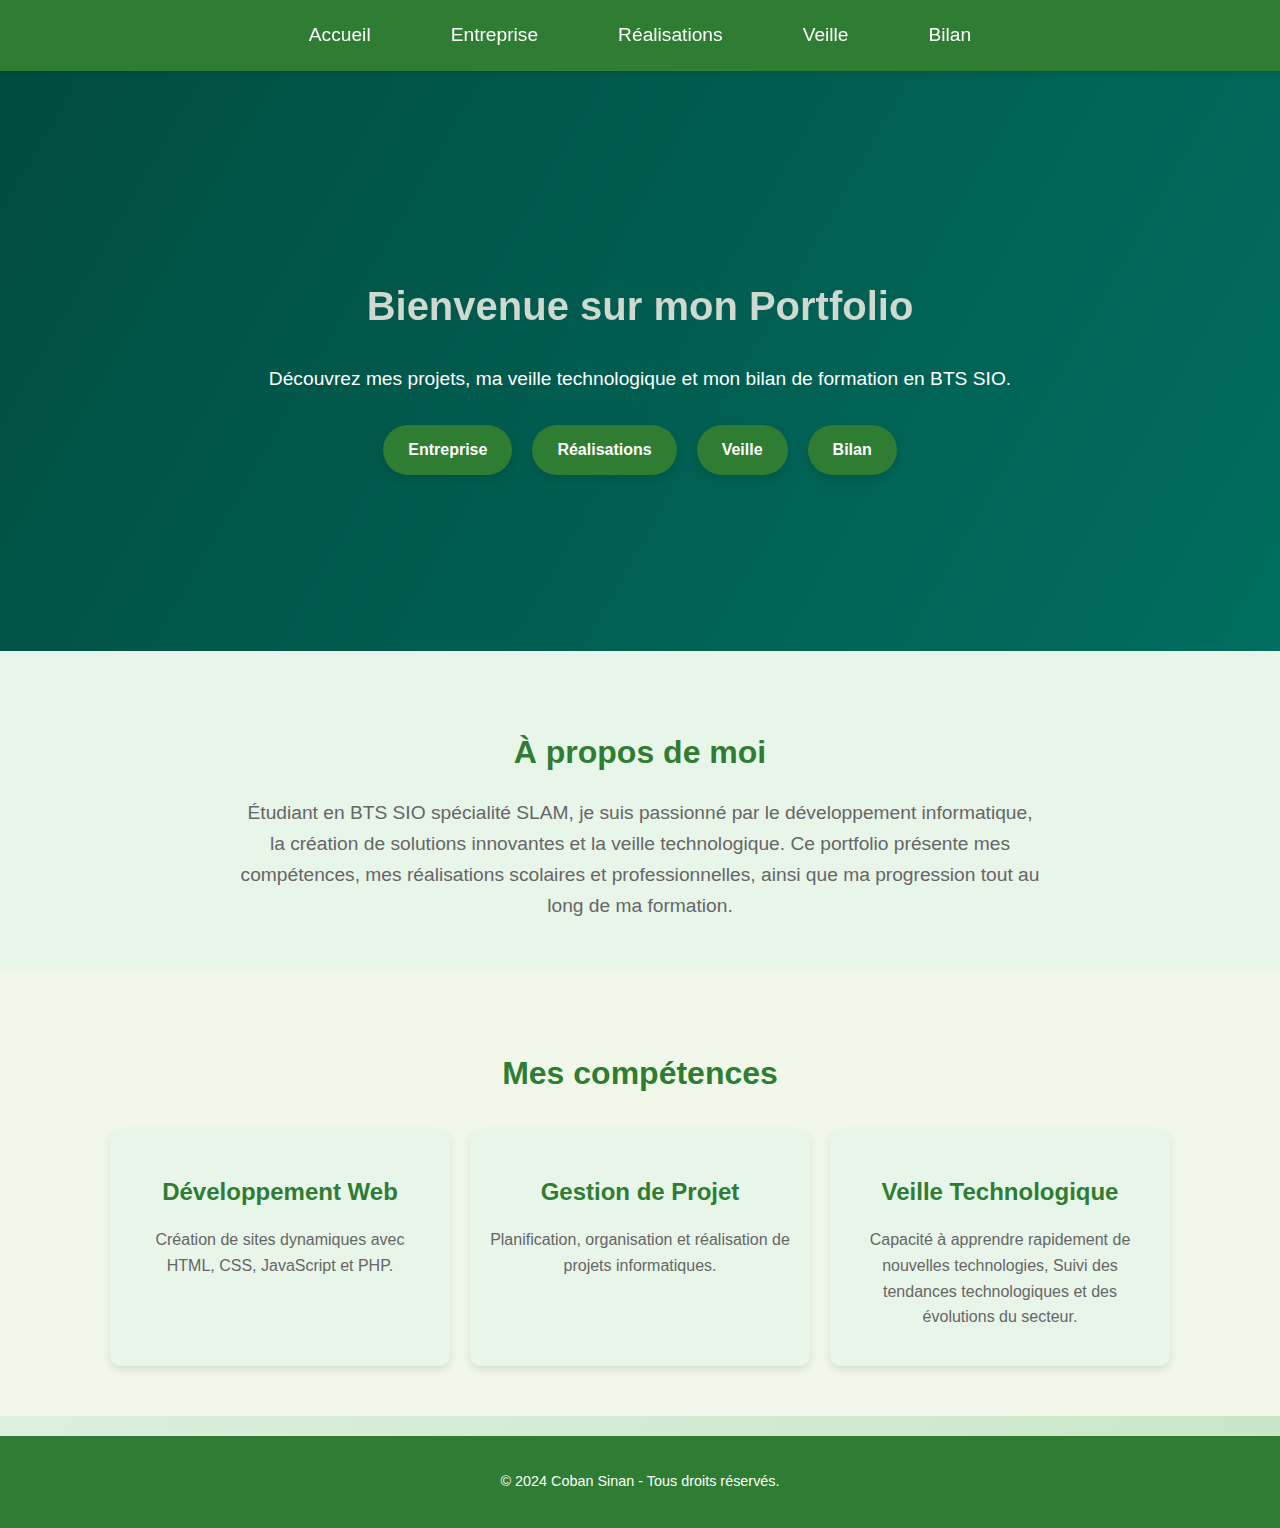
<file: index.html>
<!DOCTYPE html>
<html lang="fr">
<head>
    <meta charset="UTF-8">
    <meta name="viewport" content="width=device-width, initial-scale=1.0">
    <title>Portfolio BTS SIO</title>
    <link rel="stylesheet" href="style.css">
</head>
<body>
   
    <header>
        <nav>
            <ul>
                <li><a href="index.html">Accueil</a></li>
                <li><a href="entreprise.html">Entreprise</a></li>
                <li><a href="realisations.html">Réalisations</a></li>
                <li><a href="veille.html">Veille</a></li>
                <li><a href="bilan.html">Bilan</a></li>
            </ul>
        </nav>
    </header>

   
    <section class="hero">
        <div class="hero-text">
            <h1>Bienvenue sur mon Portfolio</h1>
            <p>Découvrez mes projets, ma veille technologique et mon bilan de formation en BTS SIO.</p>
            <div class="buttons-container">
                <a href="entreprise.html" class="button">Entreprise</a>
                <a href="realisations.html" class="button">Réalisations</a>
                <a href="veille.html" class="button">Veille</a>
                <a href="bilan.html" class="button">Bilan</a>
            </div>
        </div>
    </section>

    
    <section class="about">
        <h2>À propos de moi</h2>
        <p>
            Étudiant en BTS SIO spécialité SLAM, je suis passionné par le développement informatique, la création de solutions innovantes et la veille technologique. Ce portfolio présente mes compétences, mes réalisations scolaires et professionnelles, ainsi que ma progression tout au long de ma formation.
        </p>
    </section>


    <section class="services">
        <h2>Mes compétences</h2>
        <div class="service-cards">
            <div class="service-card">
                <h3>Développement Web</h3>
                <p>Création de sites dynamiques avec HTML, CSS, JavaScript et PHP.</p>
            </div>
            <div class="service-card">
                <h3>Gestion de Projet</h3>
                <p>Planification, organisation et réalisation de projets informatiques.</p>
            </div>
            <div class="service-card">
                <h3>Veille Technologique</h3>
                <p>Capacité à apprendre rapidement de nouvelles technologies,
                    Suivi des tendances technologiques et des évolutions du secteur.</p>
            </div>
        </div>
    </section>

    
    <footer>
        <p>© 2024 Coban Sinan - Tous droits réservés.</p>
    </footer>
</body>
</html>
</file>
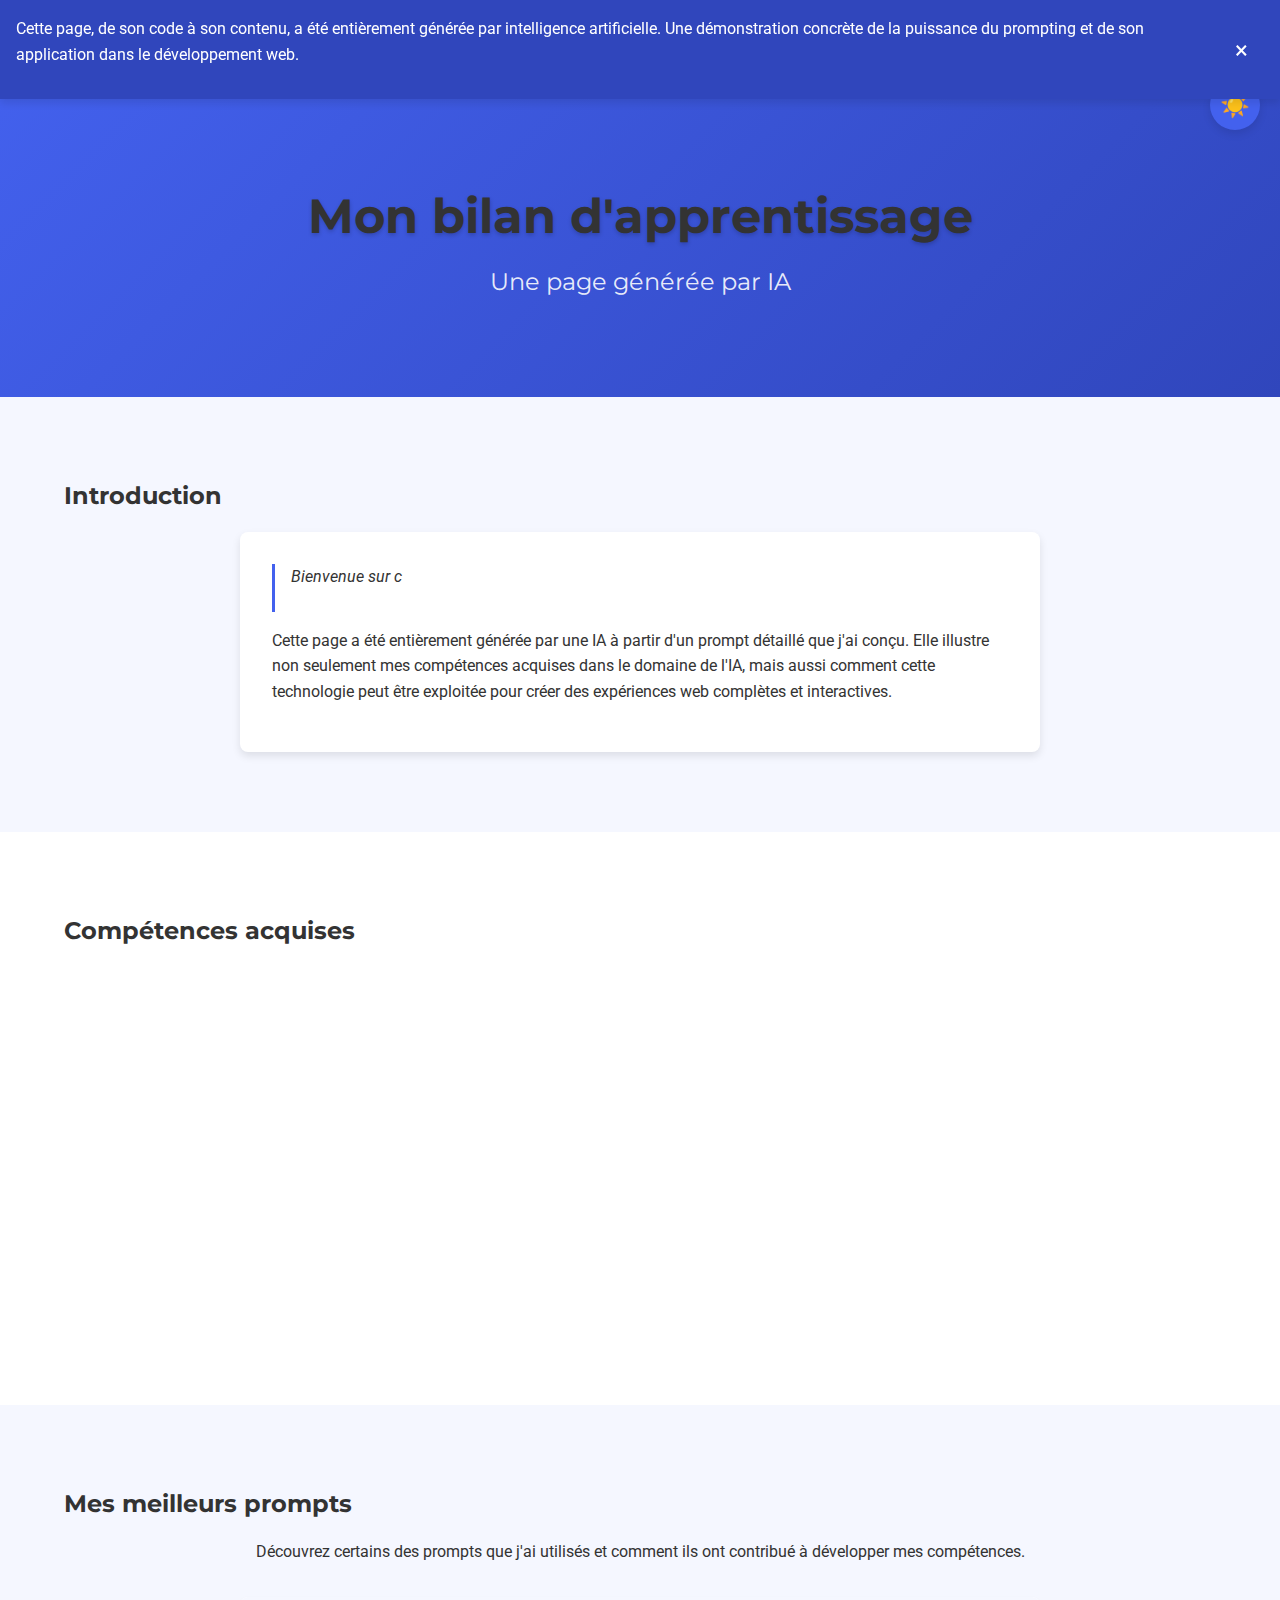
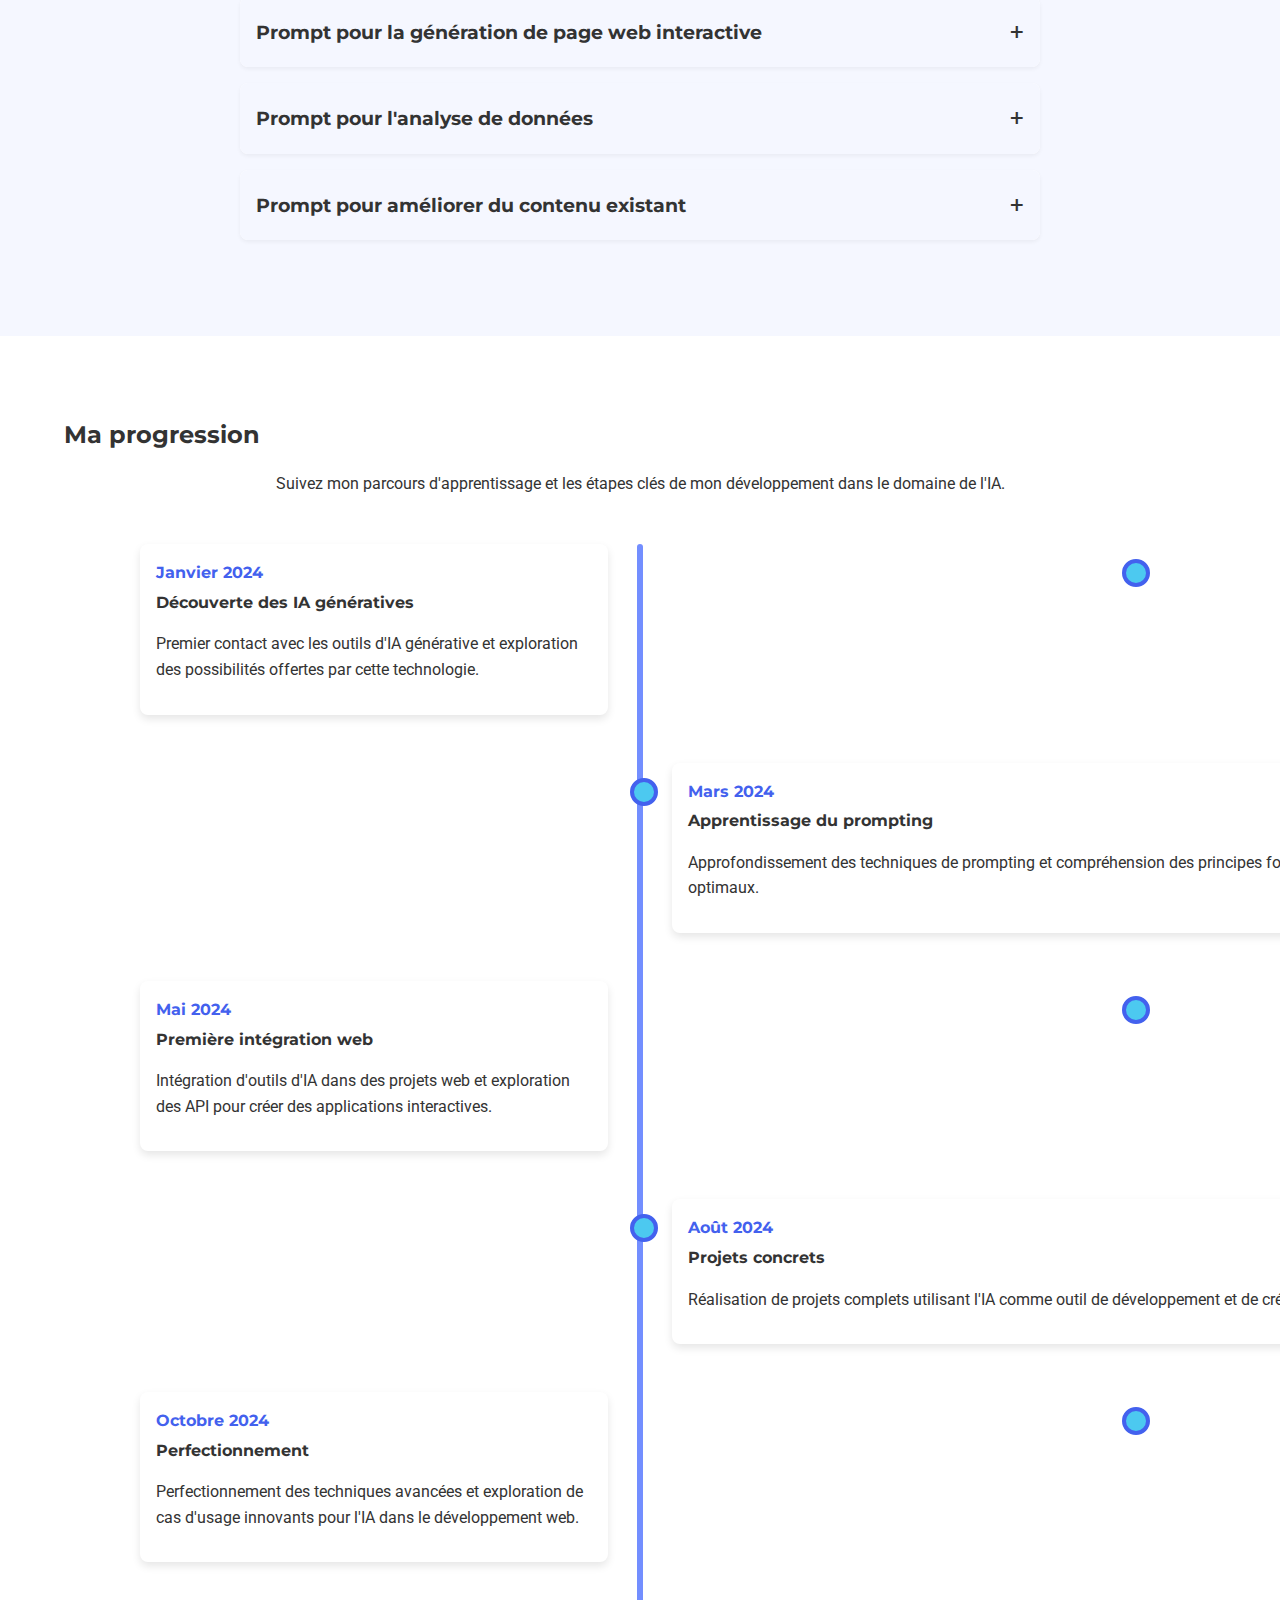
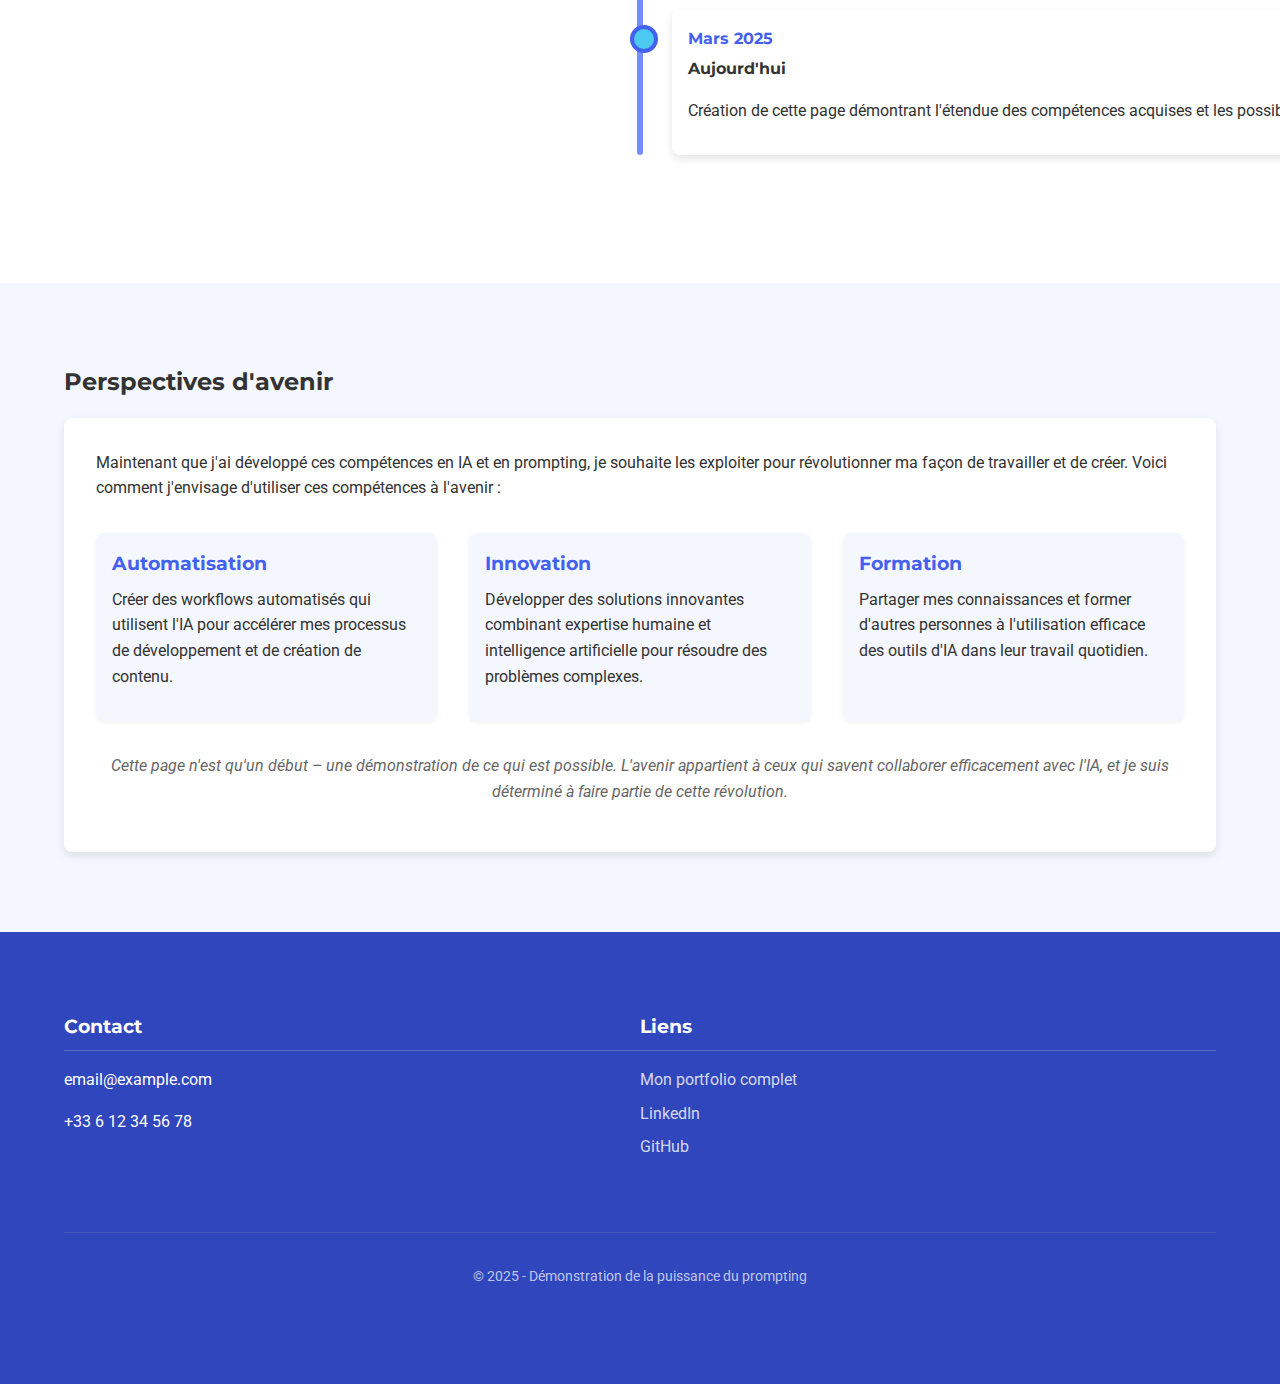
<file: bilan.html>
<!DOCTYPE html>
<html lang="fr">
<head>
    <meta charset="UTF-8">
    <meta name="viewport" content="width=device-width, initial-scale=1.0">
    <title>Mon bilan d'apprentissage – Une page générée par IA</title>
    <link rel="stylesheet" href="bilan.css">
    <!-- Polices Google Fonts -->
    <link rel="preconnect" href="https://fonts.googleapis.com">
    <link rel="preconnect" href="https://fonts.gstatic.com" crossorigin>
    <link href="https://fonts.googleapis.com/css2?family=Montserrat:wght@400;500;600;700&family=Roboto:wght@300;400;500&display=swap" rel="stylesheet">
    <!-- Favicon (placeholder) -->
    <link rel="icon" href="data:image/svg+xml,<svg xmlns=%22http://www.w3.org/2000/svg%22 viewBox=%220 0 100 100%22><text y=%22.9em%22 font-size=%2290%22>🧠</text></svg>">
</head>
<body>
    <!-- Bannière IA -->
    <div class="ia-banner">
        <p>Cette page, de son code à son contenu, a été entièrement générée par intelligence artificielle. Une démonstration concrète de la puissance du prompting et de son application dans le développement web.</p>
        <button class="close-banner">×</button>
    </div>

    <!-- Toggle dark mode -->
    <div class="theme-toggle">
        <button id="theme-switch">
            <span class="light-icon">☀️</span>
            <span class="dark-icon">🌙</span>
        </button>
    </div>

    <!-- Header -->
    <header>
        <div class="container">
            <h1 class="title">Mon bilan d'apprentissage</h1>
            <h2 class="subtitle">Une page générée par IA</h2>
        </div>
    </header>

    <!-- Introduction -->
    <section id="introduction" class="section">
        <div class="container">
            <h2>Introduction</h2>
            <div class="card">
                <p id="typing-text">Bienvenue sur cette page unique où technologie et créativité se rencontrent. Ce que vous voyez ici est le fruit d'une collaboration entre intelligence humaine et artificielle – un témoignage de ce que le prompting peut accomplir.</p>
                <p>Cette page a été entièrement générée par une IA à partir d'un prompt détaillé que j'ai conçu. Elle illustre non seulement mes compétences acquises dans le domaine de l'IA, mais aussi comment cette technologie peut être exploitée pour créer des expériences web complètes et interactives.</p>
            </div>
        </div>
    </section>

    <!-- Compétences -->
    <section id="competences" class="section">
        <div class="container">
            <h2>Compétences acquises</h2>
            <div class="competences-grid">
                <!-- Catégorie 1 -->
                <div class="competence-category fade-in">
                    <h3>Compétences techniques</h3>
                    <ul class="skill-list">
                        <li class="skill-item" data-level="90">
                            <span class="skill-name">Prompting avancé</span>
                            <div class="skill-bar"><span class="skill-progress"></span></div>
                        </li>
                        <li class="skill-item" data-level="85">
                            <span class="skill-name">Développement Web</span>
                            <div class="skill-bar"><span class="skill-progress"></span></div>
                        </li>
                        <li class="skill-item" data-level="75">
                            <span class="skill-name">Intégration API IA</span>
                            <div class="skill-bar"><span class="skill-progress"></span></div>
                        </li>
                        <li class="skill-item" data-level="80">
                            <span class="skill-name">Optimisation SEO</span>
                            <div class="skill-bar"><span class="skill-progress"></span></div>
                        </li>
                    </ul>
                </div>
                
                <!-- Catégorie 2 -->
                <div class="competence-category fade-in">
                    <h3>Compétences analytiques</h3>
                    <ul class="skill-list">
                        <li class="skill-item" data-level="90">
                            <span class="skill-name">Analyse de données</span>
                            <div class="skill-bar"><span class="skill-progress"></span></div>
                        </li>
                        <li class="skill-item" data-level="85">
                            <span class="skill-name">Résolution de problèmes</span>
                            <div class="skill-bar"><span class="skill-progress"></span></div>
                        </li>
                        <li class="skill-item" data-level="80">
                            <span class="skill-name">Pensée critique</span>
                            <div class="skill-bar"><span class="skill-progress"></span></div>
                        </li>
                        <li class="skill-item" data-level="75">
                            <span class="skill-name">Visualisation de données</span>
                            <div class="skill-bar"><span class="skill-progress"></span></div>
                        </li>
                    </ul>
                </div>
                
                <!-- Catégorie 3 -->
                <div class="competence-category fade-in">
                    <h3>Compétences créatives</h3>
                    <ul class="skill-list">
                        <li class="skill-item" data-level="95">
                            <span class="skill-name">Rédaction de prompts</span>
                            <div class="skill-bar"><span class="skill-progress"></span></div>
                        </li>
                        <li class="skill-item" data-level="85">
                            <span class="skill-name">Design UX/UI</span>
                            <div class="skill-bar"><span class="skill-progress"></span></div>
                        </li>
                        <li class="skill-item" data-level="80">
                            <span class="skill-name">Storytelling</span>
                            <div class="skill-bar"><span class="skill-progress"></span></div>
                        </li>
                        <li class="skill-item" data-level="75">
                            <span class="skill-name">Génération de contenu</span>
                            <div class="skill-bar"><span class="skill-progress"></span></div>
                        </li>
                    </ul>
                </div>
            </div>
        </div>
    </section>

    <!-- Mes meilleurs prompts -->
    <section id="prompts" class="section">
        <div class="container">
            <h2>Mes meilleurs prompts</h2>
            <p class="section-intro">Découvrez certains des prompts que j'ai utilisés et comment ils ont contribué à développer mes compétences.</p>
            
            <div class="accordion">
                <!-- Prompt 1 -->
                <div class="accordion-item">
                    <div class="accordion-header">
                        <h3>Prompt pour la génération de page web interactive</h3>
                        <span class="accordion-icon">+</span>
                    </div>
                    <div class="accordion-content">
                        <div class="prompt-card">
                            <h4>Le prompt</h4>
                            <div class="prompt-text">
                                <p>"Crée un site web complet avec HTML, CSS et JavaScript natif pour présenter un bilan de compétences interactif avec animations et mode sombre..."</p>
                            </div>
                            <h4>Pourquoi ce prompt est efficace</h4>
                            <ul>
                                <li>Il définit clairement les technologies à utiliser (HTML, CSS, JS natif)</li>
                                <li>Il spécifie les fonctionnalités attendues (animations, mode sombre)</li>
                                <li>Il établit un objectif clair (présenter un bilan de compétences)</li>
                                <li>Il laisse suffisamment de liberté créative à l'IA</li>
                            </ul>
                        </div>
                    </div>
                </div>
                
                <!-- Prompt 2 -->
                <div class="accordion-item">
                    <div class="accordion-header">
                        <h3>Prompt pour l'analyse de données</h3>
                        <span class="accordion-icon">+</span>
                    </div>
                    <div class="accordion-content">
                        <div class="prompt-card">
                            <h4>Le prompt</h4>
                            <div class="prompt-text">
                                <p>"Analyse ces données d'utilisateurs et génère un script Python qui visualise les tendances principales. Utilise matplotlib pour créer des graphiques clairs avec légendes. Commente ton code pour expliquer chaque étape."</p>
                            </div>
                            <h4>Pourquoi ce prompt est efficace</h4>
                            <ul>
                                <li>Il combine une tâche d'analyse avec une tâche de programmation</li>
                                <li>Il spécifie la bibliothèque à utiliser (matplotlib)</li>
                                <li>Il demande des explications (commentaires dans le code)</li>
                                <li>Il définit le format du résultat attendu (graphiques avec légendes)</li>
                            </ul>
                        </div>
                    </div>
                </div>
                
                <!-- Prompt 3 -->
                <div class="accordion-item">
                    <div class="accordion-header">
                        <h3>Prompt pour améliorer du contenu existant</h3>
                        <span class="accordion-icon">+</span>
                    </div>
                    <div class="accordion-content">
                        <div class="prompt-card">
                            <h4>Le prompt</h4>
                            <div class="prompt-text">
                                <p>"Voici le texte de présentation de mon portfolio. Améliore-le en utilisant un ton professionnel mais chaleureux. Ajoute des mots-clés pertinents pour le SEO. Structure le texte avec des sous-titres et des puces pour une meilleure lisibilité."</p>
                            </div>
                            <h4>Pourquoi ce prompt est efficace</h4>
                            <ul>
                                <li>Il fournit un point de départ (le texte existant)</li>
                                <li>Il définit un ton spécifique (professionnel mais chaleureux)</li>
                                <li>Il demande des améliorations concrètes (SEO, structure)</li>
                                <li>Il se concentre sur un objectif précis (meilleure lisibilité)</li>
                            </ul>
                        </div>
                    </div>
                </div>
            </div>
        </div>
    </section>

    <!-- Timeline -->
    <section id="timeline" class="section">
        <div class="container">
            <h2>Ma progression</h2>
            <p class="section-intro">Suivez mon parcours d'apprentissage et les étapes clés de mon développement dans le domaine de l'IA.</p>
            
            <div class="timeline">
                <!-- Étape 1 -->
                <div class="timeline-item left">
                    <div class="timeline-content">
                        <h3 class="timeline-date">Janvier 2024</h3>
                        <h4>Découverte des IA génératives</h4>
                        <p>Premier contact avec les outils d'IA générative et exploration des possibilités offertes par cette technologie.</p>
                    </div>
                </div>
                
                <!-- Étape 2 -->
                <div class="timeline-item right">
                    <div class="timeline-content">
                        <h3 class="timeline-date">Mars 2024</h3>
                        <h4>Apprentissage du prompting</h4>
                        <p>Approfondissement des techniques de prompting et compréhension des principes fondamentaux pour obtenir des résultats optimaux.</p>
                    </div>
                </div>
                
                <!-- Étape 3 -->
                <div class="timeline-item left">
                    <div class="timeline-content">
                        <h3 class="timeline-date">Mai 2024</h3>
                        <h4>Première intégration web</h4>
                        <p>Intégration d'outils d'IA dans des projets web et exploration des API pour créer des applications interactives.</p>
                    </div>
                </div>
                
                <!-- Étape 4 -->
                <div class="timeline-item right">
                    <div class="timeline-content">
                        <h3 class="timeline-date">Août 2024</h3>
                        <h4>Projets concrets</h4>
                        <p>Réalisation de projets complets utilisant l'IA comme outil de développement et de création de contenu.</p>
                    </div>
                </div>
                
                <!-- Étape 5 -->
                <div class="timeline-item left">
                    <div class="timeline-content">
                        <h3 class="timeline-date">Octobre 2024</h3>
                        <h4>Perfectionnement</h4>
                        <p>Perfectionnement des techniques avancées et exploration de cas d'usage innovants pour l'IA dans le développement web.</p>
                    </div>
                </div>
                
                <!-- Étape 6 -->
                <div class="timeline-item right">
                    <div class="timeline-content">
                        <h3 class="timeline-date">Mars 2025</h3>
                        <h4>Aujourd'hui</h4>
                        <p>Création de cette page démontrant l'étendue des compétences acquises et les possibilités offertes par l'IA générative.</p>
                    </div>
                </div>
            </div>
        </div>
    </section>

    <!-- Conclusion -->
    <section id="conclusion" class="section">
        <div class="container">
            <h2>Perspectives d'avenir</h2>
            <div class="card">
                <p>Maintenant que j'ai développé ces compétences en IA et en prompting, je souhaite les exploiter pour révolutionner ma façon de travailler et de créer. Voici comment j'envisage d'utiliser ces compétences à l'avenir :</p>
                <div class="perspective-grid">
                    <div class="perspective-item">
                        <h3>Automatisation</h3>
                        <p>Créer des workflows automatisés qui utilisent l'IA pour accélérer mes processus de développement et de création de contenu.</p>
                    </div>
                    <div class="perspective-item">
                        <h3>Innovation</h3>
                        <p>Développer des solutions innovantes combinant expertise humaine et intelligence artificielle pour résoudre des problèmes complexes.</p>
                    </div>
                    <div class="perspective-item">
                        <h3>Formation</h3>
                        <p>Partager mes connaissances et former d'autres personnes à l'utilisation efficace des outils d'IA dans leur travail quotidien.</p>
                    </div>
                </div>
                <p class="final-thought">Cette page n'est qu'un début – une démonstration de ce qui est possible. L'avenir appartient à ceux qui savent collaborer efficacement avec l'IA, et je suis déterminé à faire partie de cette révolution.</p>
            </div>
        </div>
    </section>

    <!-- Footer -->
    <footer>
        <div class="container">
            <div class="footer-content">
                <div class="footer-info">
                    <h3>Contact</h3>
                    <p>email@example.com</p>
                    <p>+33 6 12 34 56 78</p>
                </div>
                <div class="footer-links">
                    <h3>Liens</h3>
                    <a href="#" class="btn-link">Mon portfolio complet</a>
                    <a href="#" class="btn-link">LinkedIn</a>
                    <a href="#" class="btn-link">GitHub</a>
                </div>
            </div>
            <div class="copyright">
                <p>© 2025 - Démonstration de la puissance du prompting</p>
            </div>
        </div>
    </footer>

    <!-- Script JavaScript -->
    <script src="bilan.js"></script>
</body>
</html>
</file>
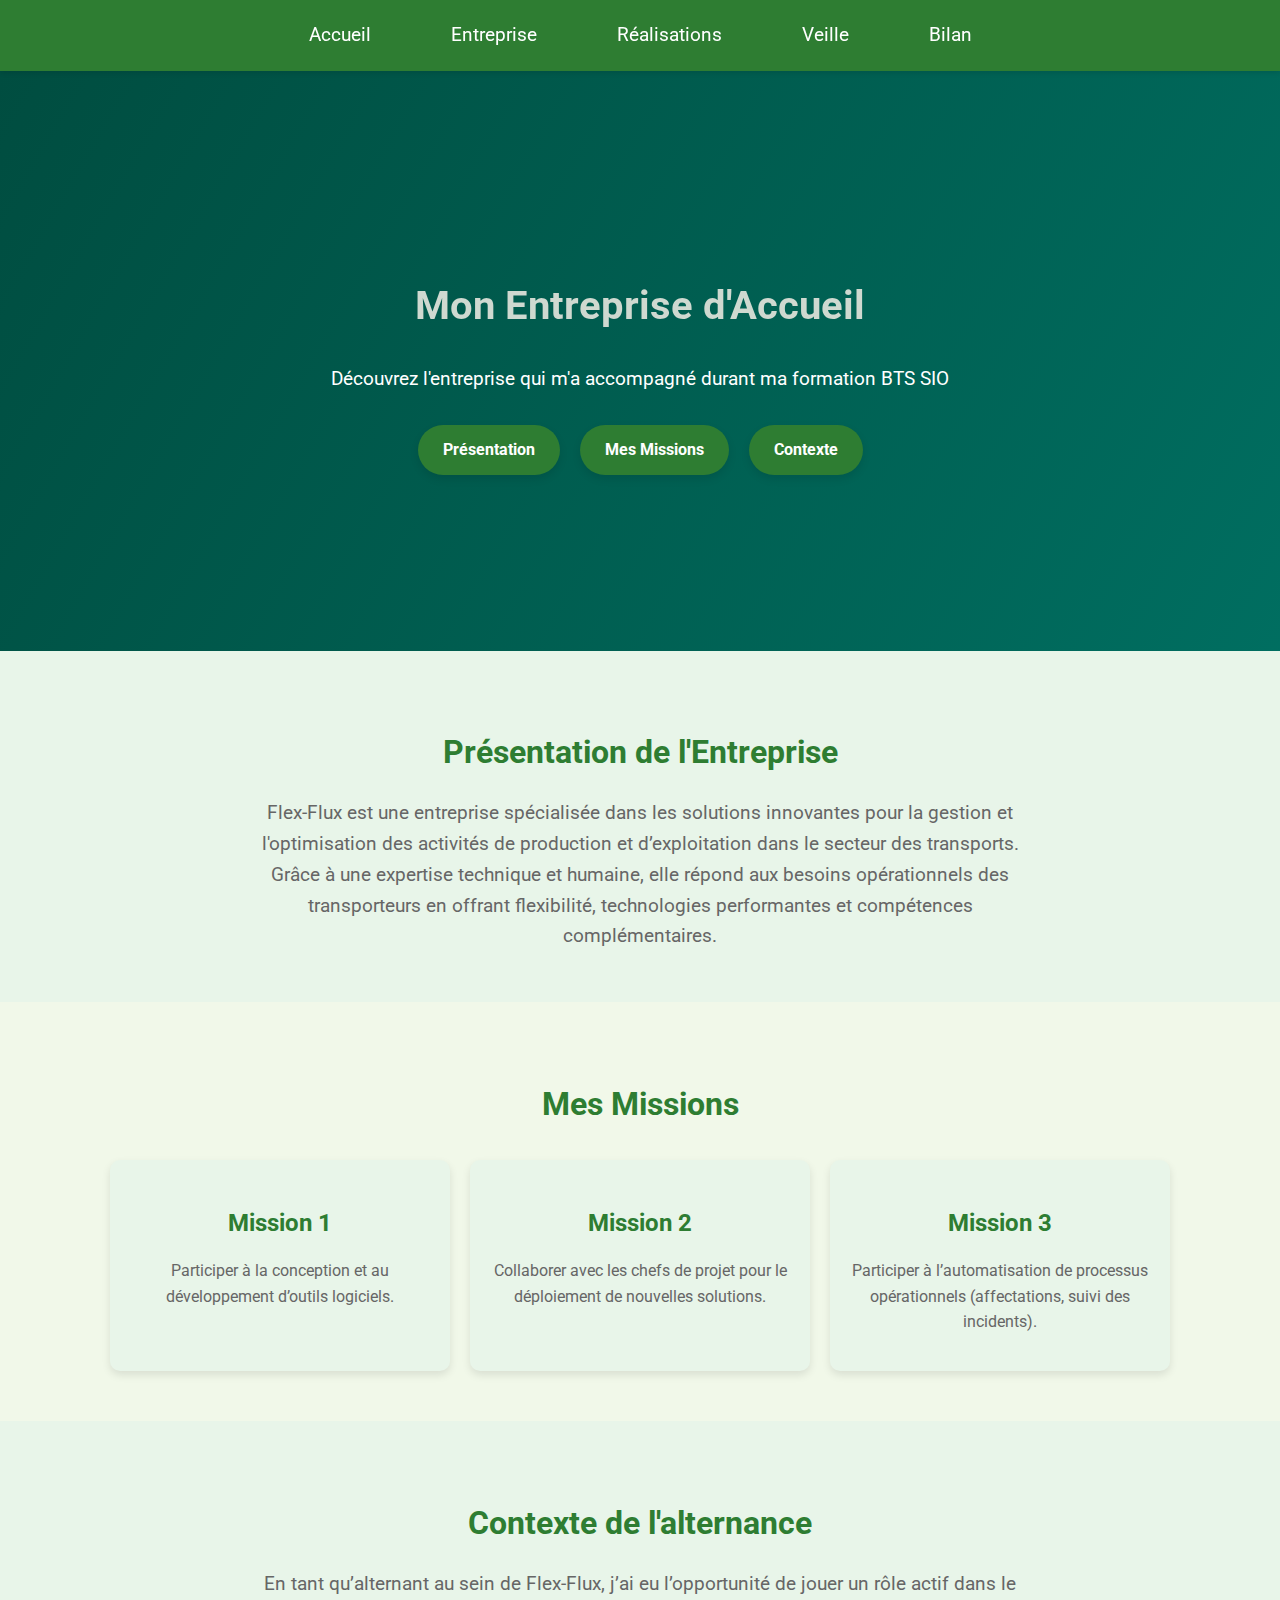
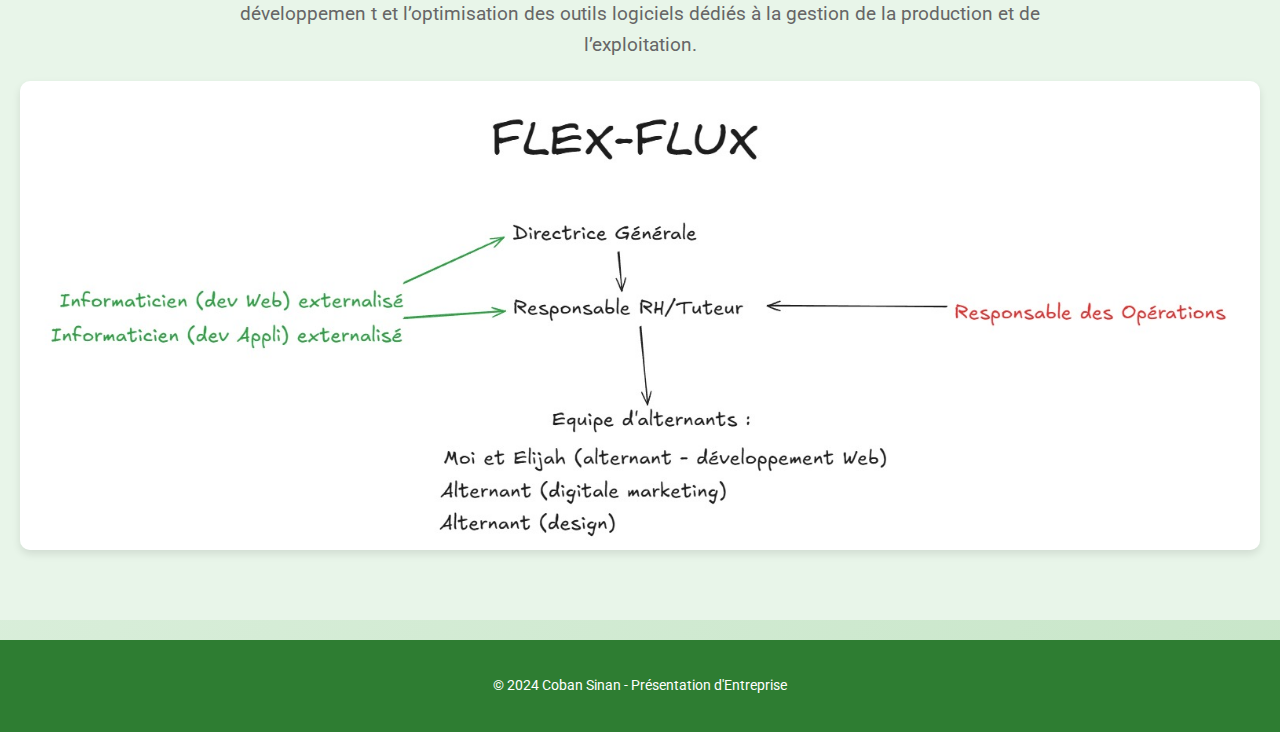
<file: entreprise.html>
<!DOCTYPE html>
<html lang="fr">
<head>
    <meta charset="UTF-8">
    <meta name="viewport" content="width=device-width, initial-scale=1.0">
    <title>Mon Entreprise - Portfolio BTS SIO</title>
    <link href="https://fonts.googleapis.com/css2?family=Roboto:wght@300;400;700&display=swap" rel="stylesheet">
    <link rel="stylesheet" href="style.css">
</head>
<body>
    <header>
        <nav>
            <ul>
                <li><a href="index.html">Accueil</a></li>
                <li><a href="entreprise.html">Entreprise</a></li>
                <li><a href="realisations.html">Réalisations</a></li>
                <li><a href="veille.html">Veille</a></li>
                <li><a href="bilan.html">Bilan</a></li>
            </ul>
        </nav>
    </header>

    <section class="hero">
        <div class="hero-text">
            <h1>Mon Entreprise d'Accueil</h1>
            <p>Découvrez l'entreprise qui m'a accompagné durant ma formation BTS SIO</p>
            <div class="buttons-container">
                <a href="#presentation" class="button">Présentation</a>
                <a href="#missions" class="button">Mes Missions</a>
                <a href="#contexte" class="button">Contexte</a>
            </div>
        </div>
    </section>

    <section class="about" id="presentation">
        <h2>Présentation de l'Entreprise</h2>
        <p>
            Flex-Flux est une entreprise spécialisée dans les solutions innovantes pour la gestion et l'optimisation  des activités de production 
            et d’exploitation dans le secteur des transports. Grâce à une expertise technique et humaine, 
            elle répond aux besoins opérationnels des transporteurs en offrant flexibilité, technologies performantes et compétences complémentaires.
        </p>
    </section>

    <section class="services" id="missions">
        <h2>Mes Missions</h2>
        <div class="service-cards">
            <div class="service-card">
                <h3>Mission 1</h3>
                <p>Participer à la conception et au développement d’outils logiciels.</p>
            </div>
            <div class="service-card">
                <h3>Mission 2</h3>
                <p>Collaborer avec les chefs de projet pour le déploiement de nouvelles solutions.</p>
            </div>
            <div class="service-card">
                <h3>Mission 3</h3>
                <p>Participer à l’automatisation de processus opérationnels (affectations, suivi des incidents).</p>
            </div>
        </div>
    </section>

    <section class="about" id="contexte">
        <h2>Contexte de l'alternance</h2>
        <p>
            En tant qu’alternant au sein de Flex-Flux, j’ai eu l’opportunité de jouer un rôle actif dans le développemen
            t et l’optimisation des outils logiciels dédiés à la gestion de la production et de l’exploitation.
        </p>
        <img src="si-flex-flux.jpg" alt="si de l'organisation" class="context-image">
    </section>
    
    <footer>
        <p>© 2024 Coban Sinan - Présentation d'Entreprise</p>
    </footer>

    <script src="script.js"></script>
</body>
</html>
</file>
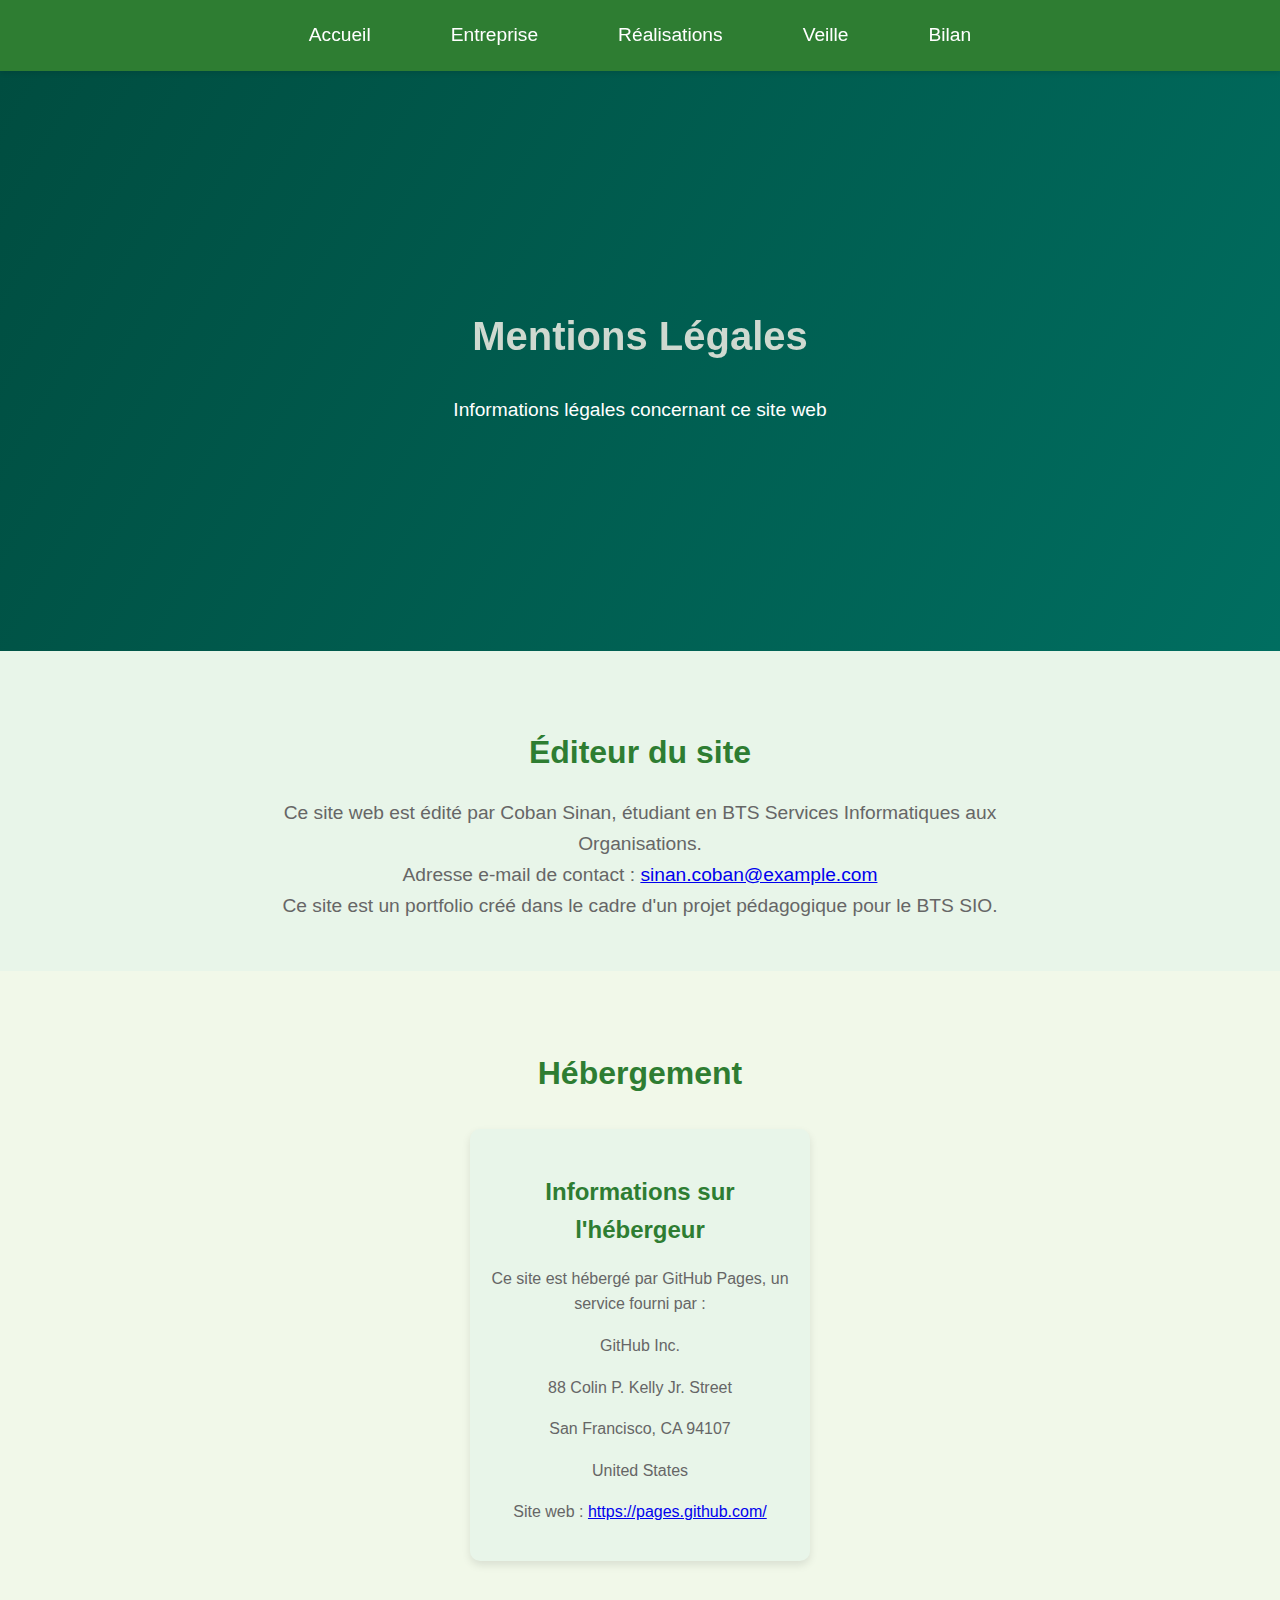
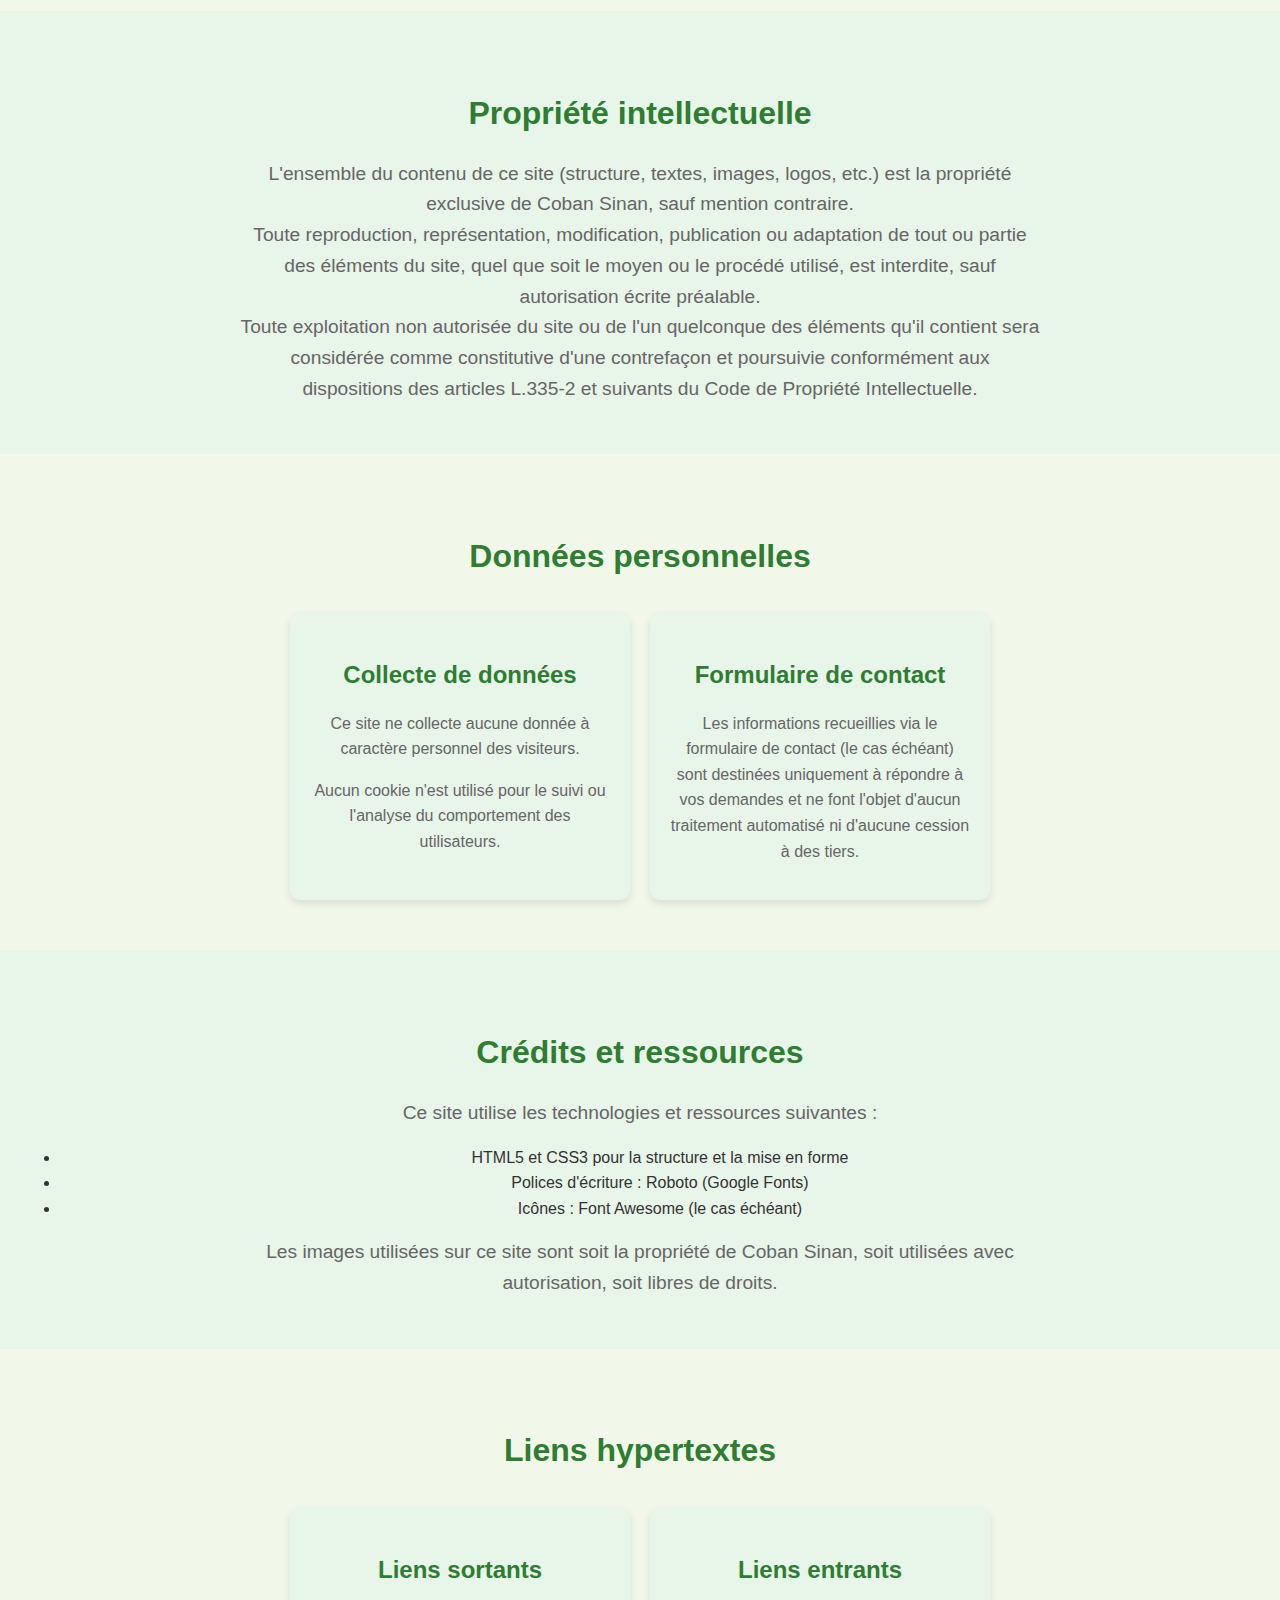
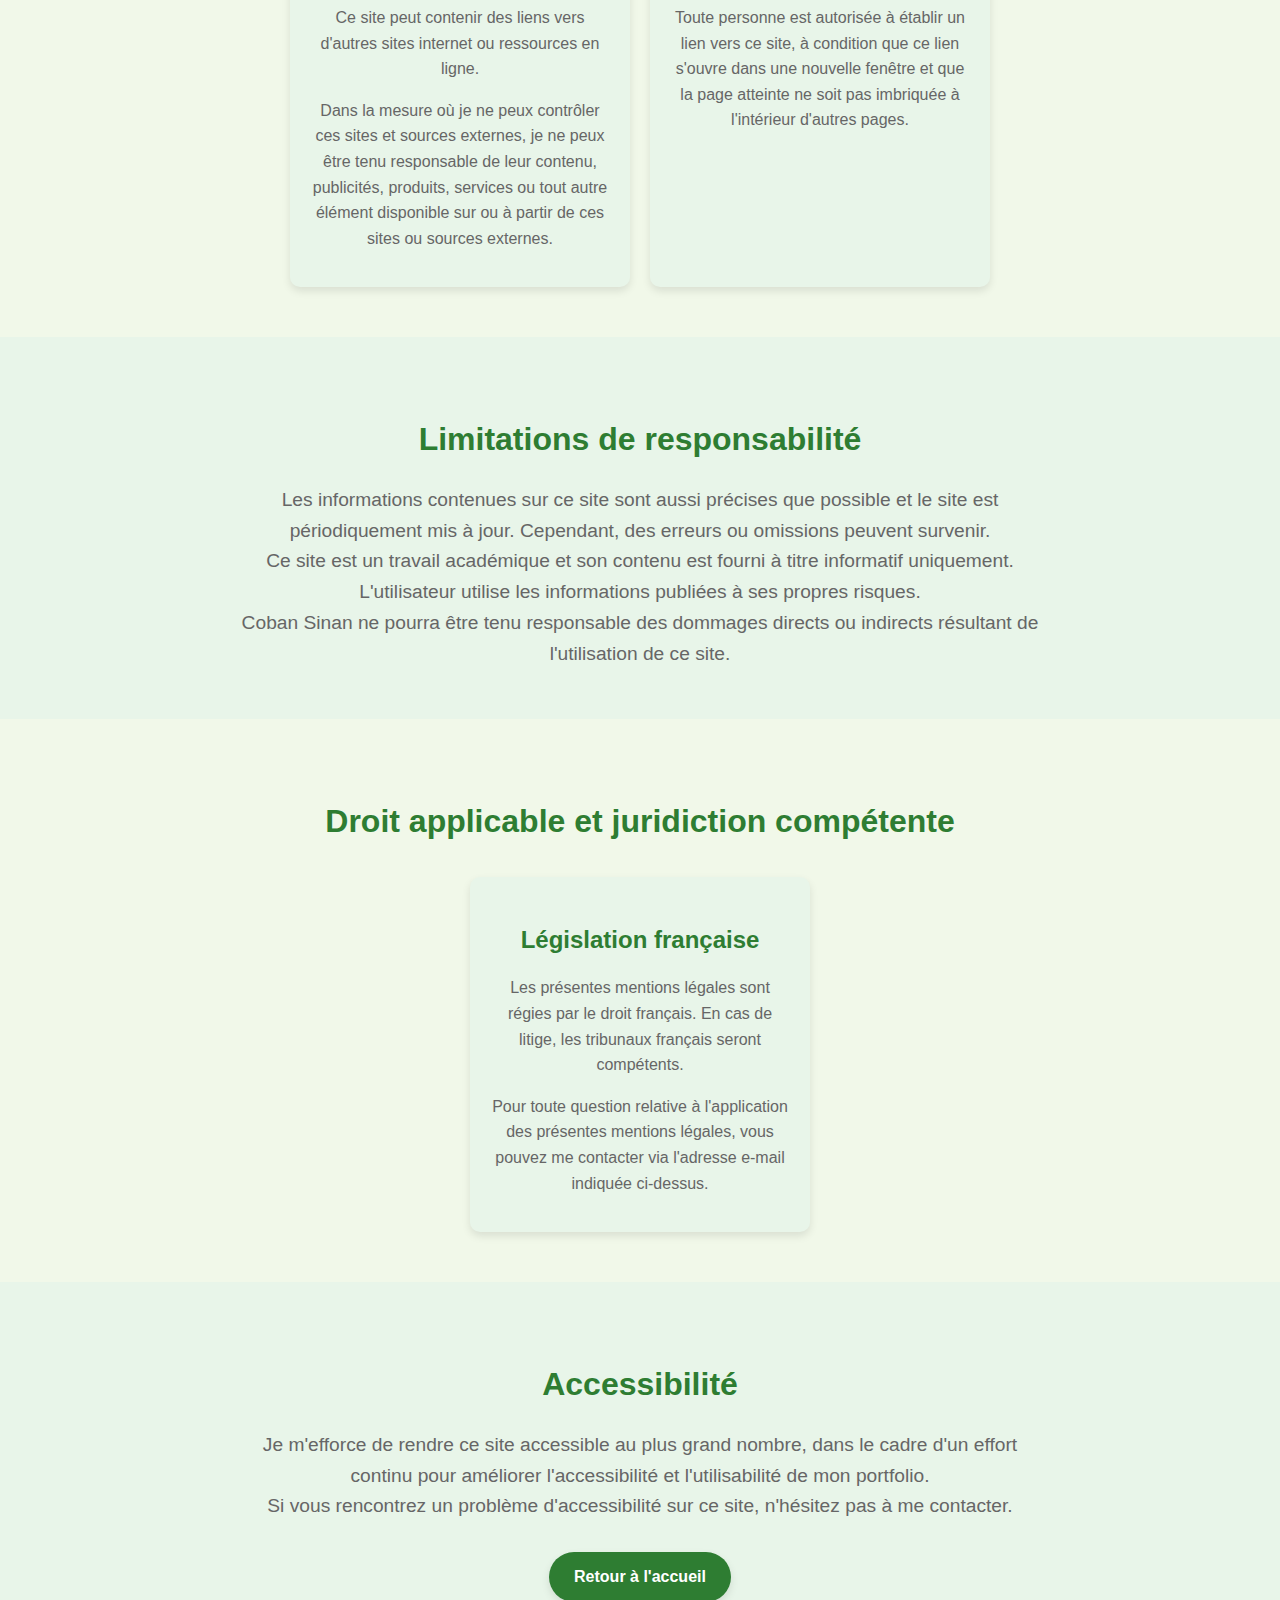
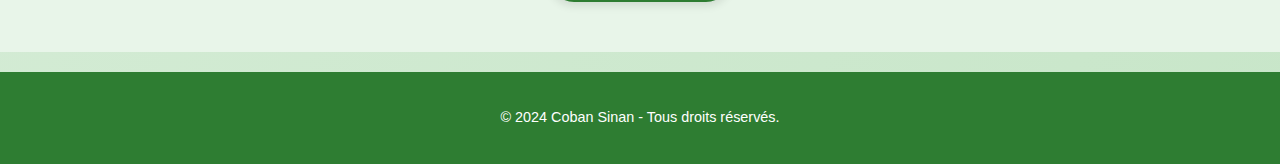
<file: mentions légales.html>
<!DOCTYPE html>
<html lang="fr">
<head>
    <meta charset="UTF-8">
    <meta name="viewport" content="width=device-width, initial-scale=1.0">
    <title>Mentions Légales - Portfolio BTS SIO</title>
    <link rel="stylesheet" href="style.css">
</head>
<body>
    <header>
        <nav>
            <ul>
                <li><a href="index.html">Accueil</a></li>
                <li><a href="entreprise.html">Entreprise</a></li>
                <li><a href="realisations.html">Réalisations</a></li>
                <li><a href="veille.html">Veille</a></li>
                <li><a href="bilan.html">Bilan</a></li>
            </ul>
        </nav>
    </header>

    <section class="hero">
        <div class="hero-text">
            <h1>Mentions Légales</h1>
            <p>Informations légales concernant ce site web</p>
        </div>
    </section>

    <section class="about">
        <h2>Éditeur du site</h2>
        <p>Ce site web est édité par Coban Sinan, étudiant en BTS Services Informatiques aux Organisations.</p>
        <p>Adresse e-mail de contact : <a href="mailto:sinan.coban@example.com">sinan.coban@example.com</a></p>
        <p>Ce site est un portfolio créé dans le cadre d'un projet pédagogique pour le BTS SIO.</p>
    </section>

    <section class="services">
        <h2>Hébergement</h2>
        <div class="service-cards">
            <div class="service-card">
                <h3>Informations sur l'hébergeur</h3>
                <p>Ce site est hébergé par GitHub Pages, un service fourni par :</p>
                <p>GitHub Inc.</p>
                <p>88 Colin P. Kelly Jr. Street</p>
                <p>San Francisco, CA 94107</p>
                <p>United States</p>
                <p>Site web : <a href="https://pages.github.com/" target="_blank">https://pages.github.com/</a></p>
            </div>
        </div>
    </section>

    <section class="about">
        <h2>Propriété intellectuelle</h2>
        <p>L'ensemble du contenu de ce site (structure, textes, images, logos, etc.) est la propriété exclusive de Coban Sinan, sauf mention contraire.</p>
        <p>Toute reproduction, représentation, modification, publication ou adaptation de tout ou partie des éléments du site, quel que soit le moyen ou le procédé utilisé, est interdite, sauf autorisation écrite préalable.</p>
        <p>Toute exploitation non autorisée du site ou de l'un quelconque des éléments qu'il contient sera considérée comme constitutive d'une contrefaçon et poursuivie conformément aux dispositions des articles L.335-2 et suivants du Code de Propriété Intellectuelle.</p>
    </section>

    <section class="services">
        <h2>Données personnelles</h2>
        <div class="service-cards">
            <div class="service-card">
                <h3>Collecte de données</h3>
                <p>Ce site ne collecte aucune donnée à caractère personnel des visiteurs.</p>
                <p>Aucun cookie n'est utilisé pour le suivi ou l'analyse du comportement des utilisateurs.</p>
            </div>
            
            <div class="service-card">
                <h3>Formulaire de contact</h3>
                <p>Les informations recueillies via le formulaire de contact (le cas échéant) sont destinées uniquement à répondre à vos demandes et ne font l'objet d'aucun traitement automatisé ni d'aucune cession à des tiers.</p>
            </div>
        </div>
    </section>

    <section class="about">
        <h2>Crédits et ressources</h2>
        <p>Ce site utilise les technologies et ressources suivantes :</p>
        <ul>
            <li>HTML5 et CSS3 pour la structure et la mise en forme</li>
            <li>Polices d'écriture : Roboto (Google Fonts)</li>
            <li>Icônes : Font Awesome (le cas échéant)</li>
        </ul>
        <p>Les images utilisées sur ce site sont soit la propriété de Coban Sinan, soit utilisées avec autorisation, soit libres de droits.</p>
    </section>

    <section class="services">
        <h2>Liens hypertextes</h2>
        <div class="service-cards">
            <div class="service-card">
                <h3>Liens sortants</h3>
                <p>Ce site peut contenir des liens vers d'autres sites internet ou ressources en ligne.</p>
                <p>Dans la mesure où je ne peux contrôler ces sites et sources externes, je ne peux être tenu responsable de leur contenu, publicités, produits, services ou tout autre élément disponible sur ou à partir de ces sites ou sources externes.</p>
            </div>
            
            <div class="service-card">
                <h3>Liens entrants</h3>
                <p>Toute personne est autorisée à établir un lien vers ce site, à condition que ce lien s'ouvre dans une nouvelle fenêtre et que la page atteinte ne soit pas imbriquée à l'intérieur d'autres pages.</p>
            </div>
        </div>
    </section>

    <section class="about">
        <h2>Limitations de responsabilité</h2>
        <p>Les informations contenues sur ce site sont aussi précises que possible et le site est périodiquement mis à jour. Cependant, des erreurs ou omissions peuvent survenir.</p>
        <p>Ce site est un travail académique et son contenu est fourni à titre informatif uniquement. L'utilisateur utilise les informations publiées à ses propres risques.</p>
        <p>Coban Sinan ne pourra être tenu responsable des dommages directs ou indirects résultant de l'utilisation de ce site.</p>
    </section>

    <section class="services">
        <h2>Droit applicable et juridiction compétente</h2>
        <div class="service-cards">
            <div class="service-card">
                <h3>Législation française</h3>
                <p>Les présentes mentions légales sont régies par le droit français. En cas de litige, les tribunaux français seront compétents.</p>
                <p>Pour toute question relative à l'application des présentes mentions légales, vous pouvez me contacter via l'adresse e-mail indiquée ci-dessus.</p>
            </div>
        </div>
    </section>

    <section class="about">
        <h2>Accessibilité</h2>
        <p>Je m'efforce de rendre ce site accessible au plus grand nombre, dans le cadre d'un effort continu pour améliorer l'accessibilité et l'utilisabilité de mon portfolio.</p>
        <p>Si vous rencontrez un problème d'accessibilité sur ce site, n'hésitez pas à me contacter.</p>
        
        <div class="buttons-container">
            <a href="index.html" class="button">Retour à l'accueil</a>
        </div>
    </section>

    <footer>
        <p>© 2024 Coban Sinan - Tous droits réservés.</p>
    </footer>
</body>
</html>
</file>
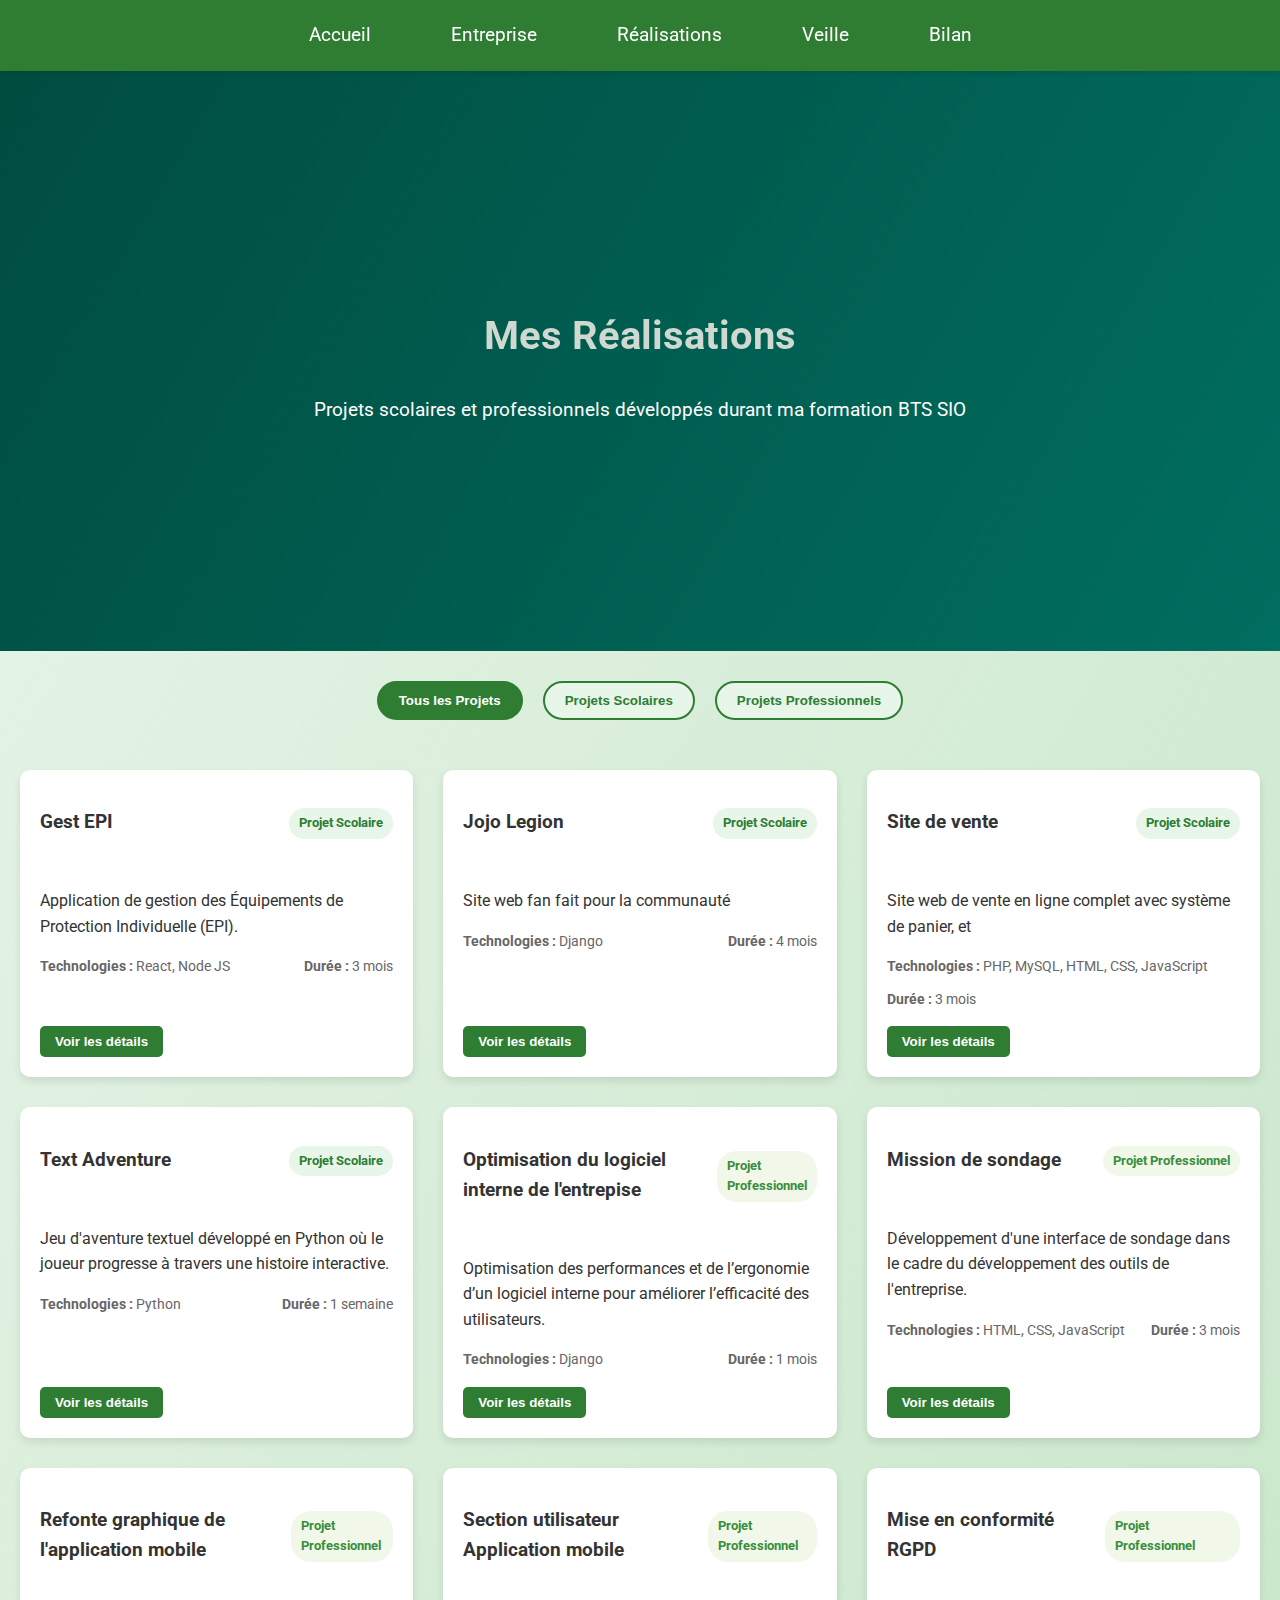
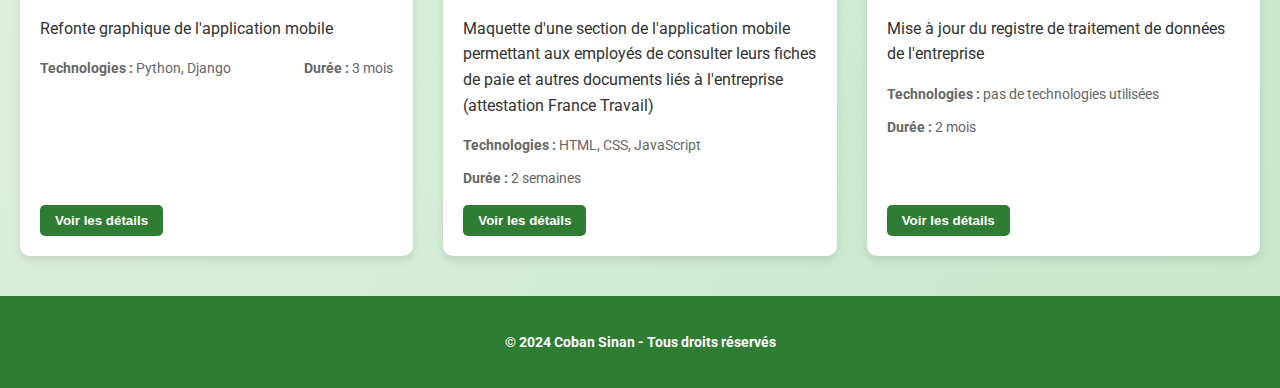
<file: realisations.html>
<!DOCTYPE html>
<html lang="fr">
<head>
    <meta charset="UTF-8">
    <meta name="viewport" content="width=device-width, initial-scale=1.0">
    <title>Réalisations - Portfolio BTS SIO</title>
    <link href="https://fonts.googleapis.com/css2?family=Roboto:wght@300;400;700&display=swap" rel="stylesheet">
    <link rel="stylesheet" href="style.css">
    <link rel="stylesheet" href="realisations.css">
</head>
<body>
    <header>
        <nav>
            <ul>
                <li><a href="index.html">Accueil</a></li>
                <li><a href="entreprise.html">Entreprise</a></li>
                <li><a href="realisations.html">Réalisations</a></li>
                <li><a href="veille.html">Veille</a></li>
                <li><a href="bilan.html">Bilan</a></li>
            </ul>
        </nav>
    </header>

    <section class="hero">
        <div class="hero-text">
            <h1>Mes Réalisations</h1>
            <p>Projets scolaires et professionnels développés durant ma formation BTS SIO</p>
        </div>
    </section>

    <div class="filter-container">
        <button class="filter-button active" data-filter="all">Tous les Projets</button>
        <button class="filter-button" data-filter="school">Projets Scolaires</button>
        <button class="filter-button" data-filter="pro">Projets Professionnels</button>
    </div>

    <section class="projects-grid" id="projectsGrid">
        
        <!-- Projet 1 : Gest EPI (Scolaire) -->
        <div class="project-card" data-type="school" data-id="1">
            <div class="project-header">
                <h3>Gest EPI</h3>
                <span class="project-tag tag-school">Projet Scolaire</span>
            </div>
            <div class="project-content">
                <p>Application de gestion des Équipements de Protection Individuelle (EPI).</p>
                <div class="project-details">
                    <div class="project-tech">
                        <strong>Technologies :</strong> React, Node JS
                    </div>
                    <div class="project-duration">
                        <strong>Durée :</strong> 3 mois
                    </div>
                </div>
            </div>
            <div class="project-footer">
                <button class="btn-details">Voir les détails</button>
            </div>
        </div>

        <!-- Projet 2 : Jojo Legion (Scolaire) -->
        <div class="project-card" data-type="school" data-id="2">
            <div class="project-header">
                <h3>Jojo Legion</h3>
                <span class="project-tag tag-school">Projet Scolaire</span>
            </div>
            <div class="project-content">
                <p>Site web fan fait pour la communauté</p>
                <div class="project-details">
                    <div class="project-tech">
                        <strong>Technologies :</strong> Django
                    </div>
                    <div class="project-duration">
                        <strong>Durée :</strong> 4 mois
                    </div>
                </div>
            </div>
            <div class="project-footer">
                <button class="btn-details">Voir les détails</button>
            </div>
        </div>

        <!-- Projet 3 : Site de vente (Scolaire) -->
        <div class="project-card" data-type="school" data-id="3">
            <div class="project-header">
                <h3>Site de vente</h3>
                <span class="project-tag tag-school">Projet Scolaire</span>
            </div>
            <div class="project-content">
                <p>Site web de vente en ligne complet avec système de panier, et </p>
                <div class="project-details">
                    <div class="project-tech">
                        <strong>Technologies :</strong> PHP, MySQL, HTML, CSS, JavaScript
                    </div>
                    <div class="project-duration">
                        <strong>Durée :</strong> 3 mois
                    </div>
                </div>
            </div>
            <div class="project-footer">
                <button class="btn-details">Voir les détails</button>
            </div>
        </div>

        <!-- Projet 4 : Text Adventure (Scolaire) -->
        <div class="project-card" data-type="school" data-id="4">
            <div class="project-header">
                <h3>Text Adventure</h3>
                <span class="project-tag tag-school">Projet Scolaire</span>
            </div>
            <div class="project-content">
                <p>Jeu d'aventure textuel développé en Python où le joueur progresse à travers une histoire interactive.</p>
                <div class="project-details">
                    <div class="project-tech">
                        <strong>Technologies :</strong> Python
                    </div>
                    <div class="project-duration">
                        <strong>Durée :</strong> 1 semaine
                    </div>
                </div>
            </div>
            <div class="project-footer">
                <button class="btn-details">Voir les détails</button>
            </div>
        </div>

        <!-- Projet 5 : opti logiciel -->
        <div class="project-card" data-type="pro" data-id="5">
            <div class="project-header">
                <h3>Optimisation du logiciel interne de l'entrepise </h3>
                <span class="project-tag tag-pro">Projet Professionnel</span>
            </div>
            <div class="project-content">
                <p>Optimisation des performances et de l’ergonomie d’un logiciel interne pour améliorer l’efficacité des utilisateurs.</p>
                <div class="project-details">
                    <div class="project-tech">
                        <strong>Technologies :</strong> Django
                    </div>
                    <div class="project-duration">
                        <strong>Durée :</strong> 1 mois
                    </div>
                </div>
            </div>
            <div class="project-footer">
                <button class="btn-details">Voir les détails</button>
            </div>
        </div>

        <!-- Projet 6 : Plateforme de sondage (Pro) -->
        <div class="project-card" data-type="pro" data-id="6">
            <div class="project-header">
                <h3>Mission de sondage</h3>
                <span class="project-tag tag-pro">Projet Professionnel</span>
            </div>
            <div class="project-content">
                <p>Développement d'une interface de sondage dans le cadre du développement des outils de l'entreprise.</p>
                <div class="project-details">
                    <div class="project-tech">
                        <strong>Technologies :</strong> HTML, CSS, JavaScript
                    </div>
                    <div class="project-duration">
                        <strong>Durée :</strong> 3 mois
                    </div>
                </div>
            </div>
            <div class="project-footer">
                <button class="btn-details">Voir les détails</button>
            </div>
        </div>
        
        <!-- Projet 7 : Refonte graphique de l'application mobile (Pro) -->
        <div class="project-card" data-type="pro" data-id="7">
            <div class="project-header">
                <h3>Refonte graphique de l'application mobile</h3>
                <span class="project-tag tag-pro">Projet Professionnel</span>
            </div>
            <div class="project-content">
                <p>Refonte graphique de l'application mobile</p>
                <div class="project-details">
                    <div class="project-tech">
                        <strong>Technologies :</strong> Python, Django
                    </div>
                    <div class="project-duration">
                        <strong>Durée :</strong> 3 mois
                    </div>
                </div>
            </div>
            <div class="project-footer">
                <button class="btn-details">Voir les détails</button>
            </div>
        </div>

        <!-- Projet 8 : Section utilisateur Application mobile  (Pro) -->
        <div class="project-card" data-type="pro" data-id="8">
            <div class="project-header">
                <h3>Section utilisateur Application mobile</h3>
                <span class="project-tag tag-pro">Projet Professionnel</span>
            </div>
            <div class="project-content">
                <p>Maquette d'une section de l'application mobile permettant aux employés de consulter leurs fiches de paie et autres documents liés à l'entreprise (attestation France Travail)</p>
                <div class="project-details">
                    <div class="project-tech">
                        <strong>Technologies :</strong> HTML, CSS, JavaScript
                    </div>
                    <div class="project-duration">
                        <strong>Durée :</strong> 2 semaines
                    </div>
                </div>
            </div>
            <div class="project-footer">
                <button class="btn-details">Voir les détails</button>
            </div>
        </div>

        <!-- Projet 9 : Mise en confo RGPD  (Pro) -->
        <div class="project-card" data-type="pro" data-id="9">
            <div class="project-header">
                <h3>Mise en conformité RGPD</h3>
                <span class="project-tag tag-pro">Projet Professionnel</span>
            </div>
            <div class="project-content">
                <p>Mise à jour du registre de traitement de données de l'entreprise</p>
                <div class="project-details">
                    <div class="project-tech">
                        <strong>Technologies :</strong> pas de technologies utilisées
                    </div>
                    <div class="project-duration">
                        <strong>Durée :</strong> 2 mois
                    </div>
                </div>
            </div>
            <div class="project-footer">
                <button class="btn-details">Voir les détails</button>
            </div>
        </div>
    </section>

    <!-- Modal pour les détails du projet -->
    <div id="projectModal" class="modal">
        <div class="modal-content">
            <span class="close-modal">&times;</span>
            <div class="modal-header">
                <h2 id="modalTitle"></h2>
                <span id="modalTag" class="project-tag"></span>
            </div>
            <div class="modal-body">
                <p id="modalDescription"></p>
                <div class="modal-details">
                    <div>
                        <strong>Technologies :</strong> <span id="modalTech"></span>
                    </div>
                    <div>
                        <strong>
                            <strong>Durée :</strong> <span id="modalDuration"></span>
                    </div>
                </div>
                <div class="modal-competences">
                    <h3>Compétences acquises</h3>
                    <ul id="modalCompetences"></ul>
                </div>
                <div class="modal-documents">
                    <h3>Documents associés</h3>
                    <ul id="modalDocuments"></ul>
                </div>
                <div class="modal-gallery">
                    <h3>Captures d'écran</h3>
                    <div id="modalGallery" class="gallery-container"></div>
                </div>
            </div>
        </div>
    </div>

    <footer>
        <p>© 2024 Coban Sinan - Tous droits réservés</p>
    </footer>

    <script src="realisations.js"></script>
</body>
</html>
</file>
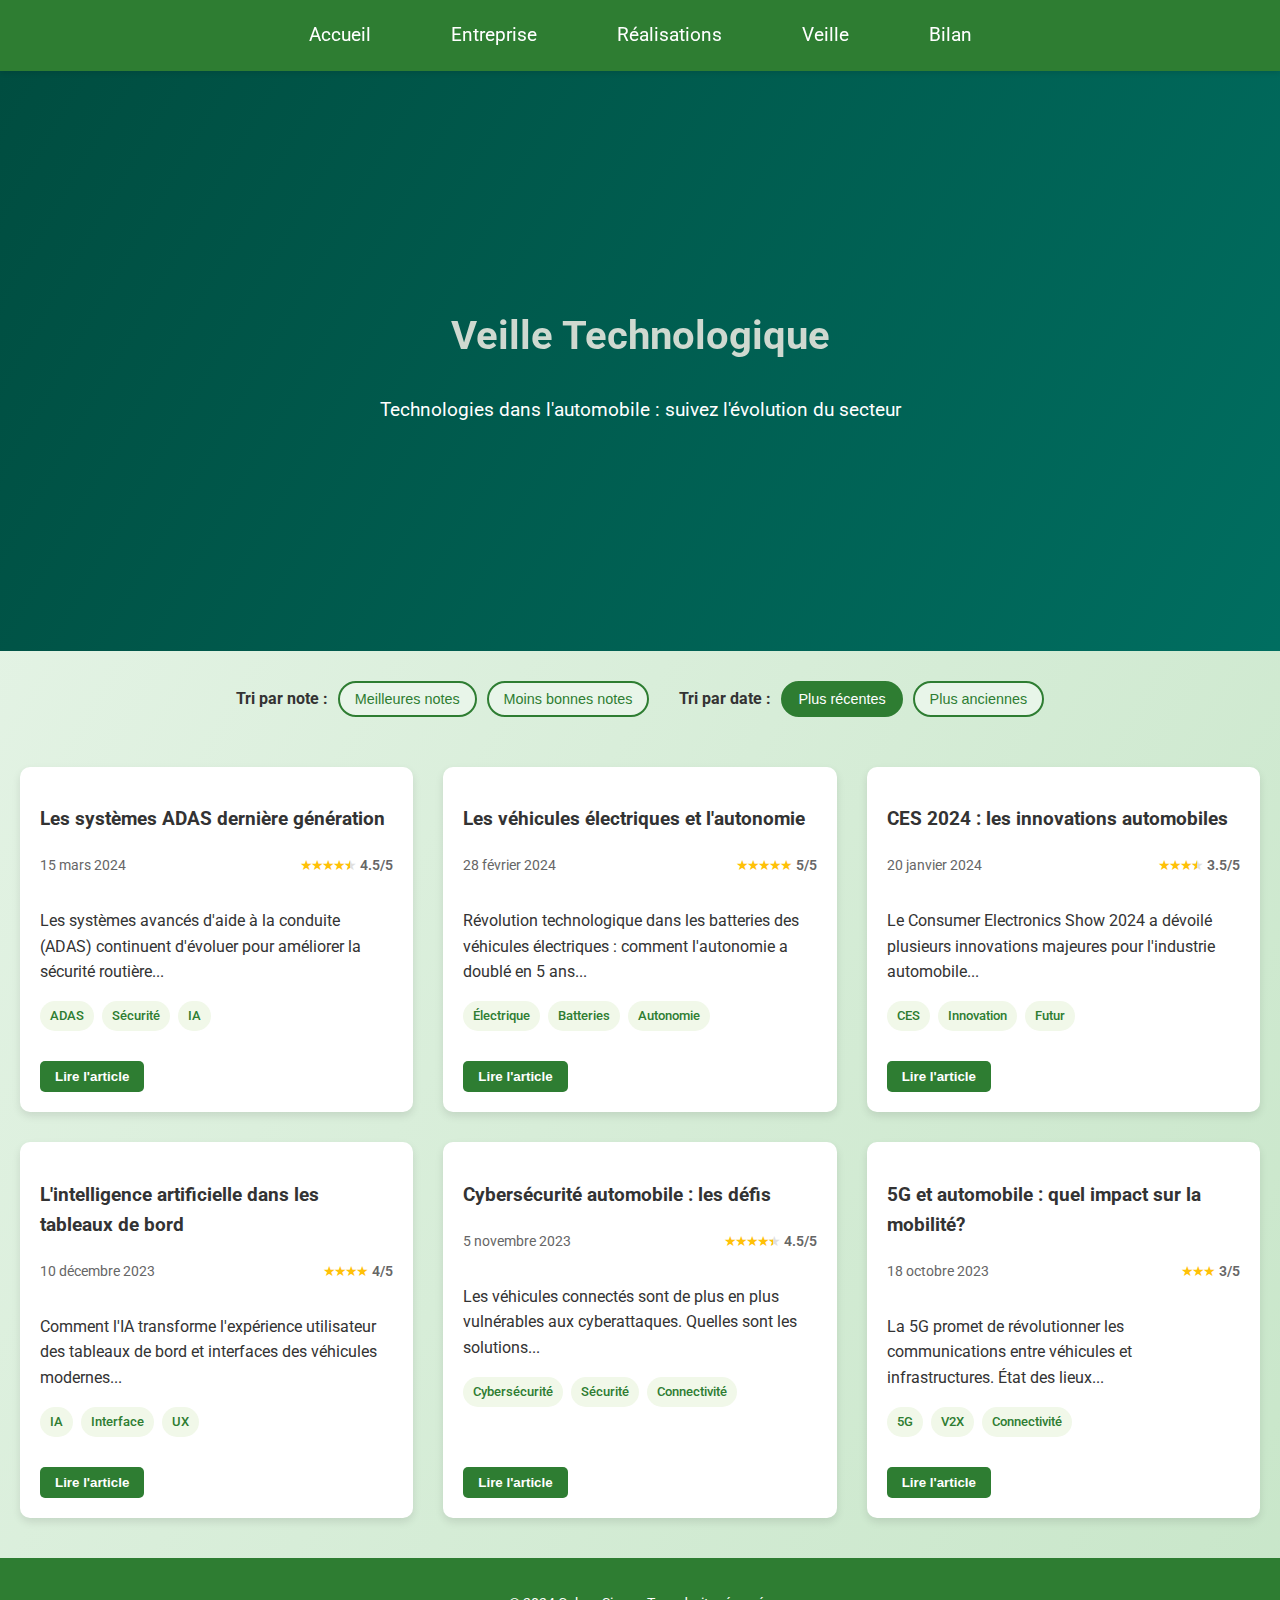
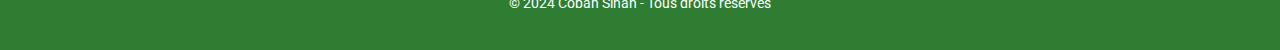
<file: veille.html>
<!DOCTYPE html>
<html lang="fr">
<head>
    <meta charset="UTF-8">
    <meta name="viewport" content="width=device-width, initial-scale=1.0">
    <title>Veille Informatique - Portfolio BTS SIO</title>
    <link href="https://fonts.googleapis.com/css2?family=Roboto:wght@300;400;700&display=swap" rel="stylesheet">
    <link rel="stylesheet" href="style.css">
    <link rel="stylesheet" href="veille.css">
    <link rel="stylesheet" href="veille.js">
</head>
<body>
    <header>
        <nav>
            <ul>
                <li><a href="index.html">Accueil</a></li>
                <li><a href="entreprise.html">Entreprise</a></li>
                <li><a href="realisations.html">Réalisations</a></li>
                <li><a href="veille.html">Veille</a></li>
                <li><a href="bilan.html">Bilan</a></li>
            </ul>
        </nav>
    </header>

    <section class="hero">
        <div class="hero-text">
            <h1>Veille Technologique</h1>
            <p>Technologies dans l'automobile : suivez l'évolution du secteur</p>
        </div>
    </section>

    <div class="filter-container">
        <div class="filter-group">
            <span class="filter-label">Tri par note :</span>
            <button class="filter-button" data-filter="rating" data-order="desc">Meilleures notes</button>
            <button class="filter-button" data-filter="rating" data-order="asc">Moins bonnes notes</button>
        </div>
        <div class="filter-group">
            <span class="filter-label">Tri par date :</span>
            <button class="filter-button active" data-filter="date" data-order="desc">Plus récentes</button>
            <button class="filter-button" data-filter="date" data-order="asc">Plus anciennes</button>
        </div>
    </div>

    <section class="articles-grid" id="articlesGrid">
        
        <div class="article-card" data-rating="4.5" data-date="2024-03-15">
            <div class="article-header">
                <h3>Les systèmes ADAS dernière génération</h3>
                <div class="article-meta">
                    <div class="article-date">15 mars 2024</div>
                    <div class="article-rating">
                        <span class="stars">★★★★<span class="half-star">★</span></span>
                        <span class="rating-value">4.5/5</span>
                    </div>
                </div>
            </div>
            <div class="article-content">
                <p>Les systèmes avancés d'aide à la conduite (ADAS) continuent d'évoluer pour améliorer la sécurité routière...</p>
                <div class="article-tags">
                    <span class="article-tag">ADAS</span>
                    <span class="article-tag">Sécurité</span>
                    <span class="article-tag">IA</span>
                </div>
            </div>
            <div class="article-footer">
                <button class="btn-details">Lire l'article</button>
            </div>
        </div>

        <div class="article-card" data-rating="5" data-date="2024-02-28">
            <div class="article-header">
                <h3>Les véhicules électriques et l'autonomie</h3>
                <div class="article-meta">
                    <div class="article-date">28 février 2024</div>
                    <div class="article-rating">
                        <span class="stars">★★★★★</span>
                        <span class="rating-value">5/5</span>
                    </div>
                </div>
            </div>
            <div class="article-content">
                <p>Révolution technologique dans les batteries des véhicules électriques : comment l'autonomie a doublé en 5 ans...</p>
                <div class="article-tags">
                    <span class="article-tag">Électrique</span>
                    <span class="article-tag">Batteries</span>
                    <span class="article-tag">Autonomie</span>
                </div>
            </div>
            <div class="article-footer">
                <button class="btn-details">Lire l'article</button>
            </div>
        </div>

        <div class="article-card" data-rating="3.5" data-date="2024-01-20">
            <div class="article-header">
                <h3>CES 2024 : les innovations automobiles</h3>
                <div class="article-meta">
                    <div class="article-date">20 janvier 2024</div>
                    <div class="article-rating">
                        <span class="stars">★★★<span class="half-star">★</span></span>
                        <span class="rating-value">3.5/5</span>
                    </div>
                </div>
            </div>
            <div class="article-content">
                <p>Le Consumer Electronics Show 2024 a dévoilé plusieurs innovations majeures pour l'industrie automobile...</p>
                <div class="article-tags">
                    <span class="article-tag">CES</span>
                    <span class="article-tag">Innovation</span>
                    <span class="article-tag">Futur</span>
                </div>
            </div>
            <div class="article-footer">
                <button class="btn-details">Lire l'article</button>
            </div>
        </div>
        
        <div class="article-card" data-rating="4" data-date="2023-12-10">
            <div class="article-header">
                <h3>L'intelligence artificielle dans les tableaux de bord</h3>
                <div class="article-meta">
                    <div class="article-date">10 décembre 2023</div>
                    <div class="article-rating">
                        <span class="stars">★★★★</span>
                        <span class="rating-value">4/5</span>
                    </div>
                </div>
            </div>
            <div class="article-content">
                <p>Comment l'IA transforme l'expérience utilisateur des tableaux de bord et interfaces des véhicules modernes...</p>
                <div class="article-tags">
                    <span class="article-tag">IA</span>
                    <span class="article-tag">Interface</span>
                    <span class="article-tag">UX</span>
                </div>
            </div>
            <div class="article-footer">
                <button class="btn-details">Lire l'article</button>
            </div>
        </div>

        <div class="article-card" data-rating="4.5" data-date="2023-11-05">
            <div class="article-header">
                <h3>Cybersécurité automobile : les défis</h3>
                <div class="article-meta">
                    <div class="article-date">5 novembre 2023</div>
                    <div class="article-rating">
                        <span class="stars">★★★★<span class="half-star">★</span></span>
                        <span class="rating-value">4.5/5</span>
                    </div>
                </div>
            </div>
            <div class="article-content">
                <p>Les véhicules connectés sont de plus en plus vulnérables aux cyberattaques. Quelles sont les solutions...</p>
                <div class="article-tags">
                    <span class="article-tag">Cybersécurité</span>
                    <span class="article-tag">Sécurité</span>
                    <span class="article-tag">Connectivité</span>
                </div>
            </div>
            <div class="article-footer">
                <button class="btn-details">Lire l'article</button>
            </div>
        </div>

        <div class="article-card" data-rating="3" data-date="2023-10-18">
            <div class="article-header">
                <h3>5G et automobile : quel impact sur la mobilité?</h3>
                <div class="article-meta">
                    <div class="article-date">18 octobre 2023</div>
                    <div class="article-rating">
                        <span class="stars">★★★</span>
                        <span class="rating-value">3/5</span>
                    </div>
                </div>
            </div>
            <div class="article-content">
                <p>La 5G promet de révolutionner les communications entre véhicules et infrastructures. État des lieux...</p>
                <div class="article-tags">
                    <span class="article-tag">5G</span>
                    <span class="article-tag">V2X</span>
                    <span class="article-tag">Connectivité</span>
                </div>
            </div>
            <div class="article-footer">
                <button class="btn-details">Lire l'article</button>
            </div>
        </div>
    </section>

    <!-- Modal pour les détails de l'article -->
    <div id="articleModal" class="modal">
        <div class="modal-content">
            <span class="close-modal">&times;</span>
            <div class="modal-header">
                <h2 id="modalTitle"></h2>
                <div class="modal-meta">
                    <div class="modal-date" id="modalDate"></div>
                    <div class="modal-rating" id="modalRating"></div>
                </div>
            </div>
            <div class="modal-body">
                <div id="modalContent"></div>
                <div class="modal-tags" id="modalTags"></div>
                <div class="modal-sources">
                    <h3>Sources</h3>
                    <ul id="modalSources"></ul>
                </div>
            </div>
        </div>
    </div>

    <footer>
        <p>© 2024 Coban Sinan - Tous droits réservés</p>
    </footer>

    <script src="veille.js"></script>
</body>
</html>
</file>
<file: style.css>
body {
    font-family: 'Roboto', sans-serif;
    margin: 0;
    padding: 0;
    box-sizing: border-box;
    color: #333;
    background: linear-gradient(120deg, #e8f5e9, #c8e6c9);
    line-height: 1.6;
}


header {
    background: #2e7d32;
    position: sticky;
    top: 0;
    z-index: 1000;
    padding: 20px 0;
    box-shadow: 0 2px 5px rgba(0, 0, 0, 0.1);
}

header nav ul {
    list-style: none;
    display: flex;
    justify-content: center;
    padding: 0;
    margin: 0;
}

header nav ul li {
    margin: 0 20px;
}

header nav ul li a {
    color: #fff;
    text-decoration: none;
    font-size: 1.2rem;
    padding: 10px 20px;
    border-radius: 5px;
    transition: background-color 0.3s ease, transform 0.3s ease;
}

header nav ul li a:hover {
    background-color: #a5d6a7;
    color: #2e7d32;
    transform: scale(1.1);
}

/* Section Hero */
.hero {
    display: flex;
    align-items: center;
    justify-content: center;
    text-align: center;
    height: 60vh;
    background: linear-gradient(120deg, #004d40, #00796b, #388e3c, #66bb6a);
    background-size: 400% 400%;
    color: #fff;
    padding: 20px;
    position: relative;
    animation: gradient-animation 10s infinite;
}

@keyframes gradient-animation {
    0% {
        background-position: 0% 50%;
    }
    50% {
        background-position: 100% 50%;
    }
    100% {
        background-position: 0% 50%;
    }
}

.hero-text h1 {
    font-size: 2.5rem;
    animation: fade-in 2s ease-in-out;
    background: -webkit-linear-gradient(#cfd9d0, #cfd9d0);
    -webkit-background-clip: text;
    -webkit-text-fill-color: transparent;
}

.hero-text p {
    font-size: 1.2rem;
    margin-top: 10px;
}

.buttons-container {
    margin-top: 30px;
    display: flex;
    justify-content: center;
    gap: 20px;
}

.button {
    text-decoration: none;
    background-color: #2e7d32;
    color: #fff;
    padding: 12px 25px;
    border-radius: 50px;
    font-size: 1rem;
    font-weight: bold;
    box-shadow: 0 4px 8px rgba(0, 0, 0, 0.1);
    transition: all 0.3s ease;
}

.button:hover {
    background-color: #388e3c;
    box-shadow: 0 8px 16px rgba(0, 0, 0, 0.2);
    transform: translateY(-5px);
}

.button:active {
    transform: translateY(0);
    box-shadow: 0 4px 8px rgba(0, 0, 0, 0.1);
}

/* Section À propos */
.about {
    padding: 50px 20px;
    background: #e8f5e9;
    text-align: center;
}

.about h2 {
    font-size: 2rem;
    margin-bottom: 20px;
    color: #2e7d32;
}

.about p {
    max-width: 800px;
    margin: 0 auto;
    font-size: 1.2rem;
    color: #666;
}

.services {
    padding: 50px 20px;
    background: #f1f8e9;
    text-align: center;
}

.services h2 {
    font-size: 2rem;
    margin-bottom: 20px;
    color: #2e7d32;
}

.service-cards {
    display: flex;
    justify-content: center;
    flex-wrap: wrap;
    gap: 20px;
    margin-top: 30px;
}

.service-card {
    background: #e8f5e9;
    padding: 20px;
    border-radius: 10px;
    box-shadow: 0 4px 8px rgba(0, 0, 0, 0.1);
    flex: 1 1 calc(33% - 40px);
    max-width: 300px;
    transition: transform 0.3s ease, box-shadow 0.3s ease;
}

.service-card:hover {
    transform: translateY(-10px);
    box-shadow: 0 8px 16px rgba(0, 0, 0, 0.2);
}

.service-card h3 {
    font-size: 1.5rem;
    margin-bottom: 10px;
    color: #2e7d32;
}

.service-card p {
    font-size: 1rem;
    color: #666;
}


footer {
    background: #2e7d32;
    text-align: center;
    padding: 20px 0;
    margin-top: 20px;
}

footer p {
    font-size: 0.9rem;
    color: #fff;
}


@keyframes fade-in {
    from {
        opacity: 0;
        transform: translateY(20px);
    }
    to {
        opacity: 1;
        transform: translateY(0);
    }
}

.context-image {
    display: block;
    margin: 20px auto;
    max-width: 100%;
    height: auto;
    border-radius: 10px;
    box-shadow: 0 4px 8px rgba(0, 0, 0, 0.1);
}
</file>
<file: realisations.css>
/* Styles existants */
.filter-container {
    display: flex;
    justify-content: center;
    margin: 30px 0;
    gap: 20px;
    flex-wrap: wrap;
}

.filter-button {
    padding: 10px 20px;
    background-color: #e8f5e9;
    border: 2px solid #2e7d32;
    color: #2e7d32;
    border-radius: 50px;
    cursor: pointer;
    transition: all 0.3s ease;
    font-weight: bold;
}

.filter-button.active {
    background-color: #2e7d32;
    color: white;
}

.projects-grid {
    display: grid;
    grid-template-columns: repeat(auto-fill, minmax(350px, 1fr));
    gap: 30px;
    padding: 20px;
    justify-content: center;
}

.project-card {
    background: white;
    border-radius: 10px;
    box-shadow: 0 4px 8px rgba(0, 0, 0, 0.1);
    padding: 20px;
    transition: transform 0.3s ease, box-shadow 0.3s ease;
    display: flex;
    flex-direction: column;
}

.project-card:hover {
    transform: translateY(-10px);
    box-shadow: 0 8px 16px rgba(0, 0, 0, 0.2);
}

.project-header {
    display: flex;
    justify-content: space-between;
    align-items: center;
    margin-bottom: 15px;
}

.project-tag {
    padding: 5px 10px;
    border-radius: 20px;
    font-size: 0.8rem;
    font-weight: bold;
}

.tag-school {
    background-color: #e8f5e9;
    color: #2e7d32;
}

.tag-pro {
    background-color: #f1f8e9;
    color: #388e3c;
}

.project-content {
    flex-grow: 1;
}

.project-details {
    display: flex;
    justify-content: space-between;
    margin-top: 15px;
    font-size: 0.9rem;
    color: #666;
    flex-wrap: wrap;
    gap: 10px;
}

.project-footer {
    display: flex;
    justify-content: space-between;
    align-items: center;
    margin-top: 15px;
}

.btn-details {
    text-decoration: none;
    background-color: #2e7d32;
    color: white;
    padding: 8px 15px;
    border-radius: 5px;
    border: none;
    font-weight: bold;
    cursor: pointer;
    transition: background-color 0.3s ease;
}

.btn-details:hover {
    background-color: #1b5e20;
}

.project-links {
    display: flex;
    gap: 10px;
}

.project-links a {
    text-decoration: none;
    color: #388e3c;
    font-size: 0.9rem;
}

.github-link::before {
    content: "📁 ";
}

.demo-link::before {
    content: "🌐 ";
}

/* Styles pour le modal */
.modal {
    display: none;
    position: fixed;
    z-index: 1000;
    left: 0;
    top: 0;
    width: 100%;
    height: 100%;
    overflow: auto;
    background-color: rgba(0, 0, 0, 0.5);
    opacity: 0;
    transition: opacity 0.3s ease;
}

.modal.show {
    opacity: 1;
}

.modal-content {
    background-color: #fefefe;
    margin: 5% auto;
    padding: 25px;
    border-radius: 10px;
    width: 80%;
    max-width: 800px;
    box-shadow: 0 5px 15px rgba(0, 0, 0, 0.3);
    transform: translateY(-50px);
    transition: transform 0.3s ease;
    position: relative;
}

.modal.show .modal-content {
    transform: translateY(0);
}

.close-modal {
    position: absolute;
    right: 25px;
    top: 15px;
    font-size: 28px;
    font-weight: bold;
    color: #666;
    cursor: pointer;
    transition: color 0.2s ease;
}

.close-modal:hover {
    color: #333;
}

.modal-header {
    display: flex;
    justify-content: space-between;
    align-items: center;
    margin-bottom: 20px;
    border-bottom: 1px solid #e0e0e0;
    padding-bottom: 15px;
}

.modal-body {
    max-height: 70vh;
    overflow-y: auto;
    padding-right: 10px;
}

.modal-details {
    display: flex;
    justify-content: space-between;
    margin: 20px 0;
    padding: 15px;
    background-color: #f5f5f5;
    border-radius: 5px;
    flex-wrap: wrap;
    gap: 10px;
}

.modal-competences, .modal-documents, .modal-gallery {
    margin-top: 25px;
}

.modal-competences ul, .modal-documents ul {
    list-style-type: none;
    padding-left: 0;
}

.modal-competences li, .modal-documents li {
    margin-bottom: 10px;
    padding-left: 20px;
    position: relative;
}

.modal-competences li::before {
    content: "✓";
    color: #2e7d32;
    position: absolute;
    left: 0;
}

.modal-documents li::before {
    content: "📄";
    position: absolute;
    left: 0;
}

.modal-documents a {
    color: #2e7d32;
    text-decoration: none;
    font-weight: 500;
    transition: color 0.2s ease;
}

.modal-documents a:hover {
    text-decoration: underline;
    color: #1b5e20;
}

.gallery-container {
    display: grid;
    grid-template-columns: repeat(auto-fill, minmax(200px, 1fr));
    gap: 15px;
    margin-top: 15px;
}

.gallery-item {
    border-radius: 5px;
    overflow: hidden;
    box-shadow: 0 2px 5px rgba(0, 0, 0, 0.1);
    cursor: pointer;
    transition: transform 0.3s ease;
}

.gallery-item:hover {
    transform: scale(1.05);
}

.gallery-item img {
    width: 100%;
    height: auto;
    display: block;
}

/* Style pour l'affichage en plein écran des images */
.fullscreen-image {
    position: fixed;
    top: 0;
    left: 0;
    width: 100%;
    height: 100%;
    background-color: rgba(0, 0, 0, 0.9);
    display: flex;
    justify-content: center;
    align-items: center;
    z-index: 2000;
    cursor: pointer;
}

.fullscreen-image img {
    max-width: 90%;
    max-height: 90%;
    object-fit: contain;
    border: 2px solid white;
    box-shadow: 0 0 20px rgba(0, 0, 0, 0.5);
}

.close-fullscreen {
    position: absolute;
    top: 20px;
    right: 30px;
    color: white;
    font-size: 40px;
    cursor: pointer;
    transition: color 0.2s ease;
}

.close-fullscreen:hover {
    color: #cccccc;
}

/* Styles pour l'animation de chargement */
.loading-spinner {
    display: inline-block;
    width: 50px;
    height: 50px;
    border: 5px solid rgba(255, 255, 255, 0.3);
    border-radius: 50%;
    border-top-color: #2e7d32;
    animation: spin 1s ease-in-out infinite;
    position: absolute;
    top: 50%;
    left: 50%;
    transform: translate(-50%, -50%);
}

@keyframes spin {
    to { transform: translate(-50%, -50%) rotate(360deg); }
}

/* Responsive design */
@media (max-width: 768px) {
    .projects-grid {
        grid-template-columns: repeat(auto-fill, minmax(280px, 1fr));
    }
    
    .project-details {
        flex-direction: column;
    }
    
    .modal-content {
        width: 95%;
        padding: 15px;
    }
    
    .gallery-container {
        grid-template-columns: repeat(auto-fill, minmax(150px, 1fr));
    }
}

@media (max-width: 480px) {
    .modal-header {
        flex-direction: column;
        align-items: flex-start;
    }
    
    .modal-header h2 {
        margin-bottom: 10px;
    }
    
    .gallery-container {
        grid-template-columns: repeat(auto-fill, minmax(120px, 1fr));
    }
}
</file>
<file: veille.css>
/* Styles pour la page de veille technologique */
.filter-container {
    display: flex;
    justify-content: center;
    margin: 30px 0;
    gap: 30px;
    flex-wrap: wrap;
}

.filter-group {
    display: flex;
    align-items: center;
    gap: 10px;
    flex-wrap: wrap;
}

.filter-label {
    font-weight: bold;
    color: #333;
}

.filter-button {
    padding: 8px 15px;
    background-color: #e8f5e9;
    border: 2px solid #2e7d32;
    color: #2e7d32;
    border-radius: 50px;
    cursor: pointer;
    transition: all 0.3s ease;
    font-weight: 500;
    font-size: 0.9rem;
}

.filter-button.active {
    background-color: #2e7d32;
    color: white;
}

.articles-grid {
    display: grid;
    grid-template-columns: repeat(auto-fill, minmax(350px, 1fr));
    gap: 30px;
    padding: 20px;
    justify-content: center;
}

.article-card {
    background: white;
    border-radius: 10px;
    box-shadow: 0 4px 8px rgba(0, 0, 0, 0.1);
    padding: 20px;
    transition: transform 0.3s ease, box-shadow 0.3s ease;
    display: flex;
    flex-direction: column;
}

.article-card:hover {
    transform: translateY(-5px);
    box-shadow: 0 8px 16px rgba(0, 0, 0, 0.2);
}

.article-header {
    margin-bottom: 15px;
}

.article-meta {
    display: flex;
    justify-content: space-between;
    align-items: center;
    margin-top: 10px;
    color: #666;
    font-size: 0.9rem;
}

.article-rating {
    display: flex;
    align-items: center;
    gap: 5px;
}

.stars {
    color: #ffc107;
    letter-spacing: -2px;
}

.half-star {
    position: relative;
    display: inline-block;
    color: #e0e0e0;
}

.half-star::before {
    content: "★";
    position: absolute;
    color: #ffc107;
    width: 50%;
    overflow: hidden;
}

.rating-value {
    font-weight: 600;
}

.article-content {
    flex-grow: 1;
    margin-bottom: 15px;
}

.article-tags {
    display: flex;
    flex-wrap: wrap;
    gap: 8px;
    margin-top: 15px;
}

.article-tag {
    padding: 5px 10px;
    background-color: #f1f8e9;
    color: #2e7d32;
    border-radius: 20px;
    font-size: 0.8rem;
    font-weight: 500;
}

.article-footer {
    display: flex;
    justify-content: space-between;
    align-items: center;
    margin-top: 15px;
}

.btn-details {
    text-decoration: none;
    background-color: #2e7d32;
    color: white;
    padding: 8px 15px;
    border-radius: 5px;
    border: none;
    font-weight: bold;
    cursor: pointer;
    transition: background-color 0.3s ease;
}

.btn-details:hover {
    background-color: #1b5e20;
}

/* Styles pour le modal */
.modal {
    display: none;
    position: fixed;
    z-index: 1000;
    left: 0;
    top: 0;
    width: 100%;
    height: 100%;
    overflow: auto;
    background-color: rgba(0, 0, 0, 0.5);
    opacity: 0;
    transition: opacity 0.3s ease;
}

.modal.show {
    opacity: 1;
}

.modal-content {
    background-color: #fefefe;
    margin: 5% auto;
    padding: 25px;
    border-radius: 10px;
    width: 80%;
    max-width: 800px;
    box-shadow: 0 5px 15px rgba(0, 0, 0, 0.3);
    transform: translateY(-50px);
    transition: transform 0.3s ease;
    position: relative;
}

.modal.show .modal-content {
    transform: translateY(0);
}

.close-modal {
    position: absolute;
    right: 25px;
    top: 15px;
    font-size: 28px;
    font-weight: bold;
    color: #666;
    cursor: pointer;
    transition: color 0.2s ease;
}

.close-modal:hover {
    color: #333;
}

.modal-header {
    display: flex;
    flex-direction: column;
    margin-bottom: 20px;
    border-bottom: 1px solid #e0e0e0;
    padding-bottom: 15px;
}

.modal-meta {
    display: flex;
    justify-content: space-between;
    align-items: center;
    margin-top: 10px;
    color: #666;
}

.modal-body {
    max-height: 70vh;
    overflow-y: auto;
    padding-right: 10px;
}

#modalContent {
    line-height: 1.6;
    margin-bottom: 20px;
}

#modalContent h3 {
    margin-top: 20px;
    margin-bottom: 10px;
    color: #2e7d32;
}

#modalContent p {
    margin-bottom: 15px;
}

#modalContent img {
    max-width: 100%;
    height: auto;
    border-radius: 5px;
    margin: 20px 0;
}

.modal-tags {
    display: flex;
    flex-wrap: wrap;
    gap: 8px;
    margin: 20px 0;
}

.modal-sources {
    margin-top: 30px;
    padding-top: 20px;
    border-top: 1px solid #e0e0e0;
}

.modal-sources h3 {
    color: #2e7d32;
    margin-bottom: 10px;
}

.modal-sources ul {
    list-style-type: none;
    padding-left: 0;
}

.modal-sources li {
    margin-bottom: 8px;
    padding-left: 20px;
    position: relative;
}

.modal-sources li::before {
    content: "🔗";
    position: absolute;
    left: 0;
}

.modal-sources a {
    color: #2e7d32;
    text-decoration: none;
    transition: color 0.2s ease;
}

.modal-sources a:hover {
    text-decoration: underline;
}

/* Styles pour les images de l'article */
.article-image {
    width: 100%;
    max-width: 100%;
    height: auto;
    border-radius: 5px;
    margin: 20px 0;
}

.article-image-caption {
    text-align: center;
    font-style: italic;
    color: #666;
    margin-top: 5px;
    font-size: 0.9rem;
}

/* Responsive design */
@media (max-width: 768px) {
    .articles-grid {
        grid-template-columns: repeat(auto-fill, minmax(280px, 1fr));
    }
    
    .filter-container {
        flex-direction: column;
        align-items: center;
        gap: 15px;
    }
    
    .filter-group {
        justify-content: center;
    }
    
    .modal-content {
        width: 95%;
        padding: 15px;
    }
    
    .modal-meta {
        flex-direction: column;
        align-items: flex-start;
        gap: 5px;
    }
}

@media (max-width: 480px) {
    .article-meta {
        flex-direction: column;
        align-items: flex-start;
        gap: 5px;
    }
    
    .filter-button {
        font-size: 0.8rem;
        padding: 6px 12px;
    }
}
</file>
<file: bilan.css>
/* 
 * STYLE.CSS
 * Feuille de style pour le bilan de compétences
 * Generated by AI - Mars 2025
 */

/* ===== VARIABLES ET RESET ===== */
:root {
    /* Palette de couleurs */
    --primary: #4361ee;
    --primary-light: #738eff;
    --primary-dark: #3046bc;
    --secondary: #ff6b6b;
    --accent: #4cc9f0;
    --text: #333333;
    --text-light: #666666;
    --background: #ffffff;
    --background-alt: #f5f7ff;
    --card-bg: #ffffff;
    --border: #e0e0e0;
    
    /* Transitions */
    --transition-speed: 0.3s;
    
    /* Espacements */
    --spacing-xs: 0.25rem;
    --spacing-s: 0.5rem;
    --spacing-m: 1rem;
    --spacing-l: 2rem;
    --spacing-xl: 3rem;
    
    /* Ombres */
    --shadow-sm: 0 2px 4px rgba(0, 0, 0, 0.05);
    --shadow-md: 0 4px 8px rgba(0, 0, 0, 0.1);
    --shadow-lg: 0 8px 16px rgba(0, 0, 0, 0.1);
    
    /* Arrondis */
    --radius-sm: 4px;
    --radius-md: 8px;
    --radius-lg: 16px;
}

/* Thème sombre */
[data-theme="dark"] {
    --primary: #738eff;
    --primary-light: #a2b4ff;
    --primary-dark: #3046bc;
    --secondary: #ff8585;
    --accent: #4cc9f0;
    --text: #f0f0f0;
    --text-light: #b0b0b0;
    --background: #121212;
    --background-alt: #1e1e2d;
    --card-bg: #1e1e2d;
    --border: #2c2c3a;
}

/* Reset général */
* {
    margin: 0;
    padding: 0;
    box-sizing: border-box;
}

/* ===== STYLES DE BASE ===== */
html {
    scroll-behavior: smooth;
    font-size: 16px;
}

body {
    font-family: 'Roboto', sans-serif;
    color: var(--text);
    background-color: var(--background);
    line-height: 1.6;
    transition: background-color var(--transition-speed), color var(--transition-speed);
}

h1, h2, h3, h4, h5, h6 {
    font-family: 'Montserrat', sans-serif;
    margin-bottom: var(--spacing-m);
    color: var(--text);
    transition: color var(--transition-speed);
}

a {
    color: var(--primary);
    text-decoration: none;
    transition: color var(--transition-speed);
}

a:hover {
    color: var(--primary-light);
}

p {
    margin-bottom: var(--spacing-m);
}

button {
    cursor: pointer;
    border: none;
    background: none;
    font-family: inherit;
}

ul {
    list-style-position: inside;
}

.container {
    width: 90%;
    max-width: 1200px;
    margin: 0 auto;
    padding: var(--spacing-l) 0;
}

.section {
    padding: var(--spacing-xl) 0;
    background-color: var(--background);
    transition: background-color var(--transition-speed);
}

.section:nth-child(even) {
    background-color: var(--background-alt);
}

.card {
    background-color: var(--card-bg);
    border-radius: var(--radius-md);
    padding: var(--spacing-l);
    box-shadow: var(--shadow-md);
    transition: background-color var(--transition-speed), box-shadow var(--transition-speed);
}

/* ===== BANNIÈRE IA ===== */
.ia-banner {
    position: fixed;
    top: 0;
    left: 0;
    width: 100%;
    background-color: var(--primary-dark);
    color: white;
    padding: var(--spacing-m);
    z-index: 1000;
    display: flex;
    justify-content: space-between;
    align-items: center;
    box-shadow: var(--shadow-md);
    transform: translateY(0);
    transition: transform 0.5s ease;
}

.ia-banner.hidden {
    transform: translateY(-100%);
}

.close-banner {
    background: none;
    border: none;
    color: white;
    font-size: 1.5rem;
    cursor: pointer;
    padding: 0 var(--spacing-m);
}

/* ===== TOGGLE THÈME ===== */
.theme-toggle {
    position: fixed;
    top: 80px;
    right: 20px;
    z-index: 100;
}

#theme-switch {
    width: 50px;
    height: 50px;
    border-radius: 50%;
    background-color: var(--primary);
    color: white;
    display: flex;
    align-items: center;
    justify-content: center;
    box-shadow: var(--shadow-md);
    font-size: 1.5rem;
    transition: background-color var(--transition-speed), transform 0.2s;
}

#theme-switch:hover {
    background-color: var(--primary-light);
    transform: scale(1.05);
}

#theme-switch .light-icon,
#theme-switch .dark-icon {
    position: absolute;
    transition: opacity 0.3s, transform 0.3s;
}

[data-theme="light"] #theme-switch .light-icon {
    opacity: 1;
    transform: rotate(0deg);
}

[data-theme="light"] #theme-switch .dark-icon {
    opacity: 0;
    transform: rotate(180deg);
}

[data-theme="dark"] #theme-switch .light-icon {
    opacity: 0;
    transform: rotate(180deg);
}

[data-theme="dark"] #theme-switch .dark-icon {
    opacity: 1;
    transform: rotate(0deg);
}

/* ===== HEADER ===== */
header {
    background: linear-gradient(135deg, var(--primary), var(--primary-dark));
    color: white;
    text-align: center;
    padding: calc(var(--spacing-xl) * 2) 0 var(--spacing-xl);
    margin-top: 50px; /* Pour la bannière */
}

.title {
    font-size: 3rem;
    margin-bottom: var(--spacing-s);
    text-shadow: 0 2px 4px rgba(0, 0, 0, 0.2);
}

.subtitle {
    font-size: 1.5rem;
    font-weight: 400;
    color: rgba(255, 255, 255, 0.9);
}

/* ===== INTRODUCTION ===== */
#introduction .card {
    max-width: 800px;
    margin: 0 auto;
}

#typing-text {
    min-height: 3em;
    border-left: 3px solid var(--primary);
    padding-left: var(--spacing-m);
    font-style: italic;
}

/* ===== COMPÉTENCES ===== */
.competences-grid {
    display: grid;
    grid-template-columns: repeat(auto-fit, minmax(300px, 1fr));
    gap: var(--spacing-l);
}

.competence-category {
    background-color: var(--card-bg);
    border-radius: var(--radius-md);
    padding: var(--spacing-l);
    box-shadow: var(--shadow-md);
    transition: transform 0.3s ease, box-shadow 0.3s ease, background-color var(--transition-speed);
}

.competence-category:hover {
    transform: translateY(-5px);
    box-shadow: var(--shadow-lg);
}

.competence-category h3 {
    margin-bottom: var(--spacing-l);
    color: var(--primary);
    border-bottom: 2px solid var(--primary-light);
    padding-bottom: var(--spacing-s);
}

.skill-list {
    list-style: none;
}

.skill-item {
    margin-bottom: var(--spacing-m);
}

.skill-name {
    display: block;
    margin-bottom: var(--spacing-xs);
    font-weight: 500;
}

.skill-bar {
    height: 10px;
    background-color: var(--border);
    border-radius: 5px;
    overflow: hidden;
}

.skill-progress {
    display: block;
    height: 100%;
    background: linear-gradient(90deg, var(--primary), var(--accent));
    width: 0;
    border-radius: 5px;
    transition: width 1s ease-in-out;
}

/* ===== MEILLEURS PROMPTS ===== */
.section-intro {
    text-align: center;
    max-width: 800px;
    margin: 0 auto var(--spacing-l);
}

.accordion {
    max-width: 800px;
    margin: 0 auto;
}

.accordion-item {
    margin-bottom: var(--spacing-m);
    border-radius: var(--radius-md);
    overflow: hidden;
    box-shadow: var(--shadow-sm);
    background-color: var(--card-bg);
    transition: background-color var(--transition-speed);
}

.accordion-header {
    padding: var(--spacing-m);
    background-color: var(--background-alt);
    display: flex;
    justify-content: space-between;
    align-items: center;
    cursor: pointer;
    transition: background-color var(--transition-speed);
}

.accordion-header h3 {
    margin: 0;
    font-size: 1.2rem;
}

.accordion-icon {
    font-size: 1.5rem;
    transition: transform 0.3s ease;
}

.accordion-item.active .accordion-icon {
    transform: rotate(45deg);
}

.accordion-content {
    max-height: 0;
    overflow: hidden;
    transition: max-height 0.5s ease;
}

.accordion-item.active .accordion-content {
    max-height: 1000px;
}

.prompt-card {
    padding: var(--spacing-l);
}

.prompt-text {
    background-color: var(--background-alt);
    padding: var(--spacing-m);
    border-radius: var(--radius-sm);
    margin-bottom: var(--spacing-m);
    border-left: 3px solid var(--secondary);
    font-family: monospace;
    transition: background-color var(--transition-speed);
}

/* ===== TIMELINE ===== */
.timeline {
    position: relative;
    max-width: 1000px;
    margin: var(--spacing-xl) auto;
}

.timeline::after {
    content: '';
    position: absolute;
    width: 6px;
    background-color: var(--primary-light);
    top: 0;
    bottom: 0;
    left: 50%;
    margin-left: -3px;
    border-radius: 3px;
}

.timeline-item {
    position: relative;
    margin-bottom: var(--spacing-xl);
}

.timeline-item::after {
    content: '';
    position: absolute;
    width: 20px;
    height: 20px;
    background-color: var(--accent);
    border: 4px solid var(--primary);
    border-radius: 50%;
    top: 15px;
    z-index: 1;
}

.timeline-item.left::after {
    right: -10px;
}

.timeline-item.right::after {
    left: -10px;
}

.timeline-item.left {
    left: 0;
    padding-right: calc(50% + var(--spacing-l));
}

.timeline-item.right {
    left: 50%;
    padding-left: var(--spacing-l);
}

.timeline-content {
    background-color: var(--card-bg);
    border-radius: var(--radius-md);
    padding: var(--spacing-m);
    box-shadow: var(--shadow-md);
    transition: transform 0.3s ease, box-shadow 0.3s ease, background-color var(--transition-speed);
}

.timeline-content:hover {
    transform: translateY(-5px);
    box-shadow: var(--shadow-lg);
}

.timeline-date {
    color: var(--primary);
    margin-bottom: var(--spacing-xs);
    font-size: 1rem;
}

/* ===== CONCLUSION ===== */
.perspective-grid {
    display: grid;
    grid-template-columns: repeat(auto-fit, minmax(250px, 1fr));
    gap: var(--spacing-l);
    margin: var(--spacing-l) 0;
}

.perspective-item {
    background-color: var(--background-alt);
    padding: var(--spacing-m);
    border-radius: var(--radius-md);
    box-shadow: var(--shadow-sm);
    transition: transform 0.3s ease, box-shadow 0.3s ease, background-color var(--transition-speed);
}

.perspective-item:hover {
    transform: translateY(-5px);
    box-shadow: var(--shadow-md);
}

.perspective-item h3 {
    color: var(--primary);
    margin-bottom: var(--spacing-s);
}

.final-thought {
    margin-top: var(--spacing-l);
    font-style: italic;
    color: var(--text-light);
    text-align: center;
}

/* ===== FOOTER ===== */
footer {
    background-color: var(--primary-dark);
    color: white;
    padding: var(--spacing-xl) 0;
}

.footer-content {
    display: flex;
    flex-wrap: wrap;
    justify-content: space-between;
    margin-bottom: var(--spacing-l);
}

.footer-info, .footer-links {
    flex: 1;
    min-width: 250px;
    margin-bottom: var(--spacing-l);
}

.footer-info h3, .footer-links h3 {
    color: white;
    margin-bottom: var(--spacing-m);
    border-bottom: 1px solid rgba(255, 255, 255, 0.2);
    padding-bottom: var(--spacing-s);
}

.btn-link {
    display: block;
    margin-bottom: var(--spacing-s);
    color: rgba(255, 255, 255, 0.8);
    transition: color 0.2s ease;
}

.btn-link:hover {
    color: white;
}

.copyright {
    text-align: center;
    padding-top: var(--spacing-l);
    border-top: 1px solid rgba(255, 255, 255, 0.1);
    font-size: 0.9rem;
    color: rgba(255, 255, 255, 0.7);
}

/* ===== ANIMATIONS ===== */
.fade-in {
    opacity: 0;
    transform: translateY(20px);
    transition: opacity 0.5s ease, transform 0.5s ease;
}

.fade-in.visible {
    opacity: 1;
    transform: translateY(0);
}

/* ===== RESPONSIVE ===== */
@media (max-width: 992px) {
    html {
        font-size: 15px;
    }
    
    .timeline::after {
        left: 40px;
    }
    
    .timeline-item.left, .timeline-item.right {
        left: 0;
        padding-left: 80px;
        padding-right: 0;
    }
    
    .timeline-item.left::after, .timeline-item.right::after {
        left: 30px;
    }
}

@media (max-width: 768px) {
    html {
        font-size: 14px;
    }
    
    .title {
        font-size: 2.5rem;
    }
    
    .subtitle {
        font-size: 1.2rem;
    }
    
    .competences-grid {
        grid-template-columns: 1fr;
    }
}

@media (max-width: 576px) {
    html {
        font-size: 13px;
    }
    
    .container {
        width: 95%;
    }
    
    .title {
        font-size: 2rem;
    }
    
    .timeline::after {
        left: 20px;
    }
    
    .timeline-item.left, .timeline-item.right {
        padding-left: 60px;
    }
    
    .timeline-item.left::after, .timeline-item.right::after {
        left: 10px;
    }
    
    .perspective-grid {
        grid-template-columns: 1fr;
    }
    
    .theme-toggle {
        top: 60px;
        right: 10px;
    }
    
    #theme-switch {
        width: 40px;
        height: 40px;
    }
}

/* ===== ACCESSIBILITÉ ===== */
:focus {
    outline: 2px solid var(--primary);
    outline-offset: 3px;
}

.visually-hidden {
    position: absolute;
    width: 1px;
    height: 1px;
    padding: 0;
    margin: -1px;
    overflow: hidden;
    clip: rect(0, 0, 0, 0);
    white-space: nowrap;
    border: 0;
}
</file>
